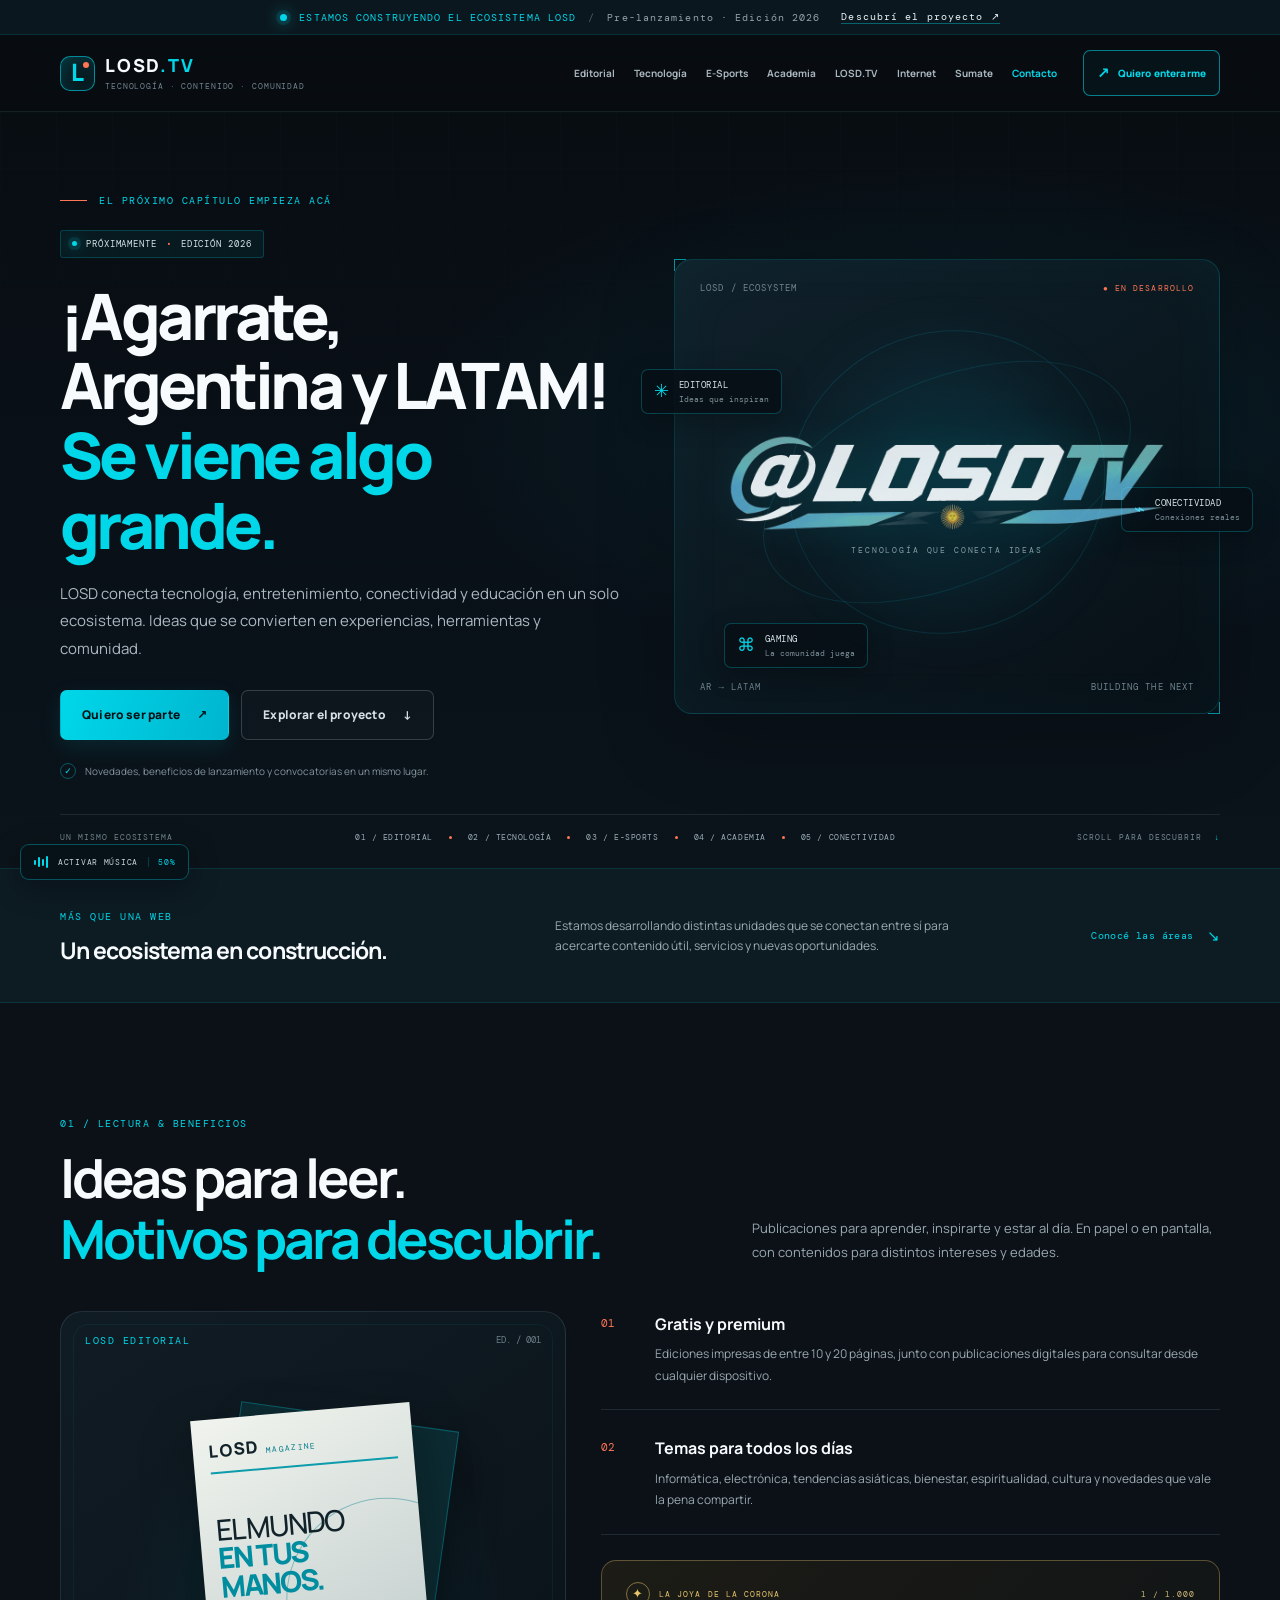
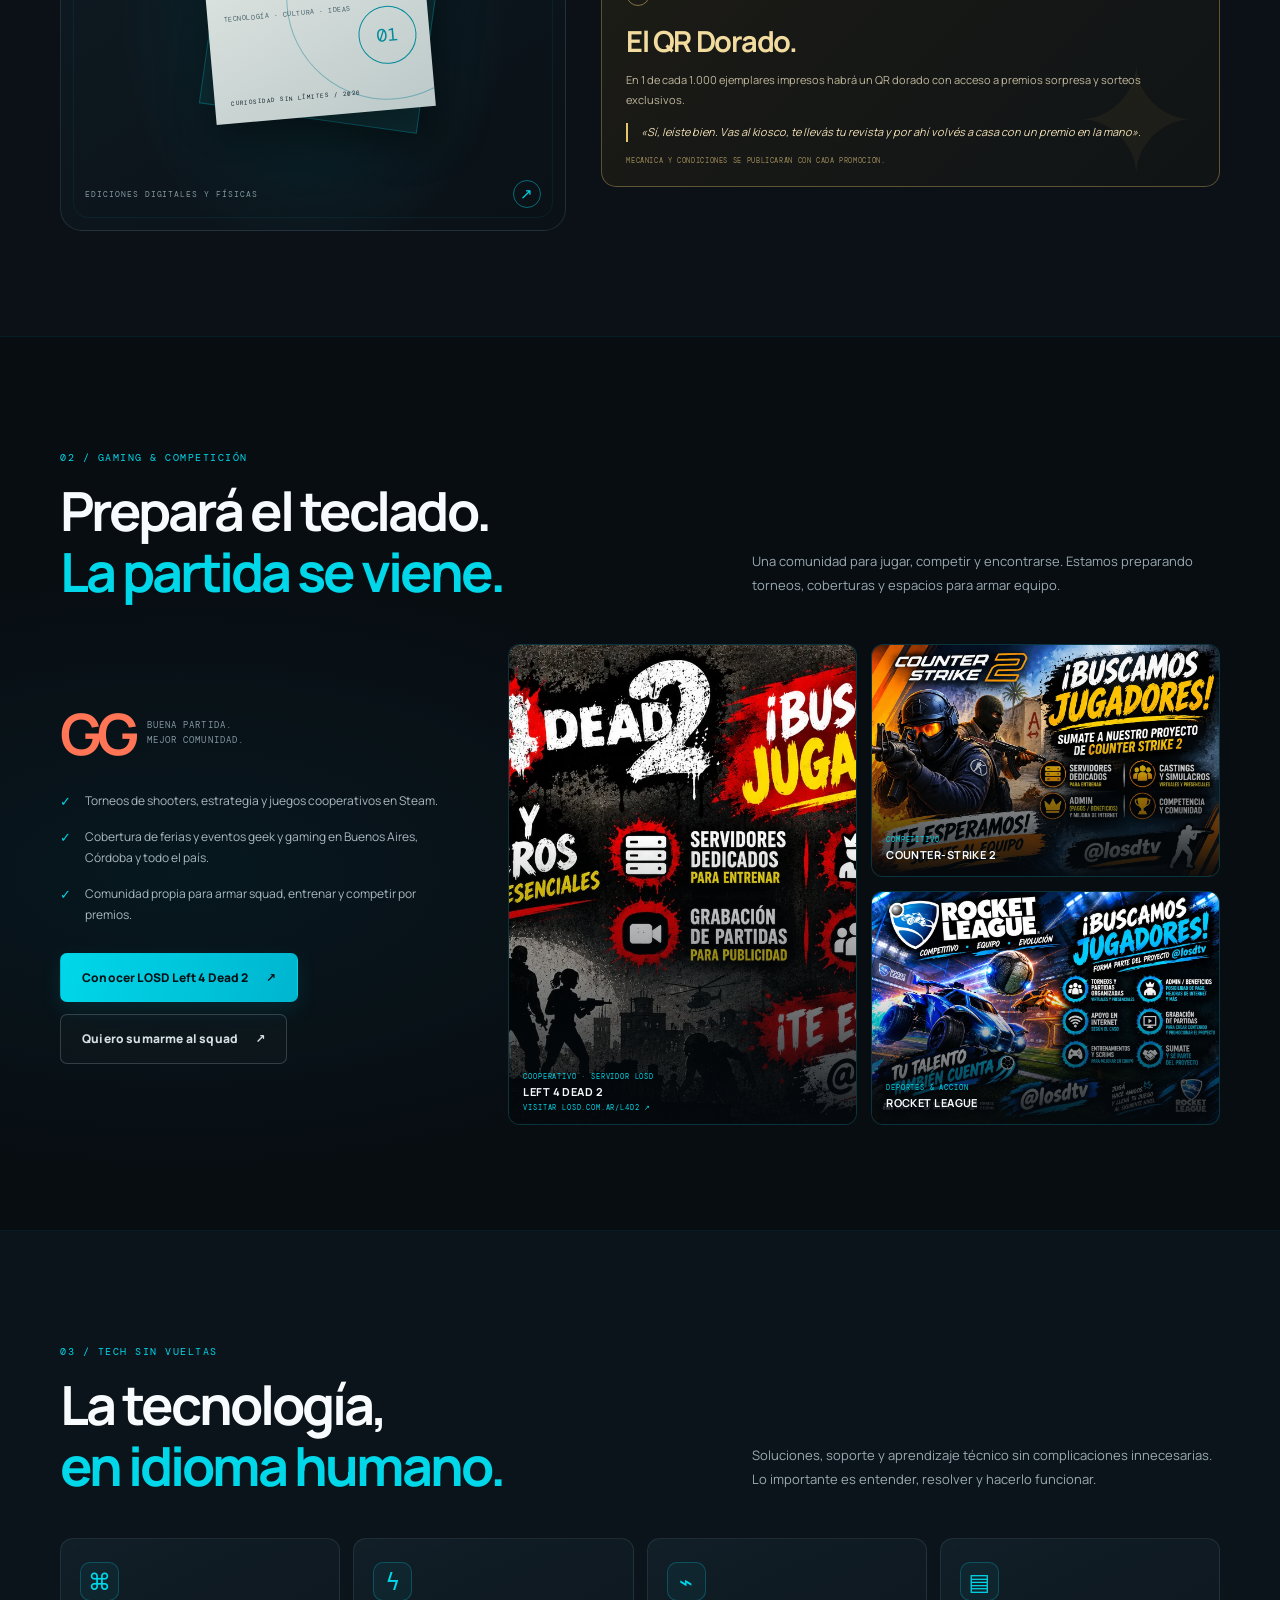
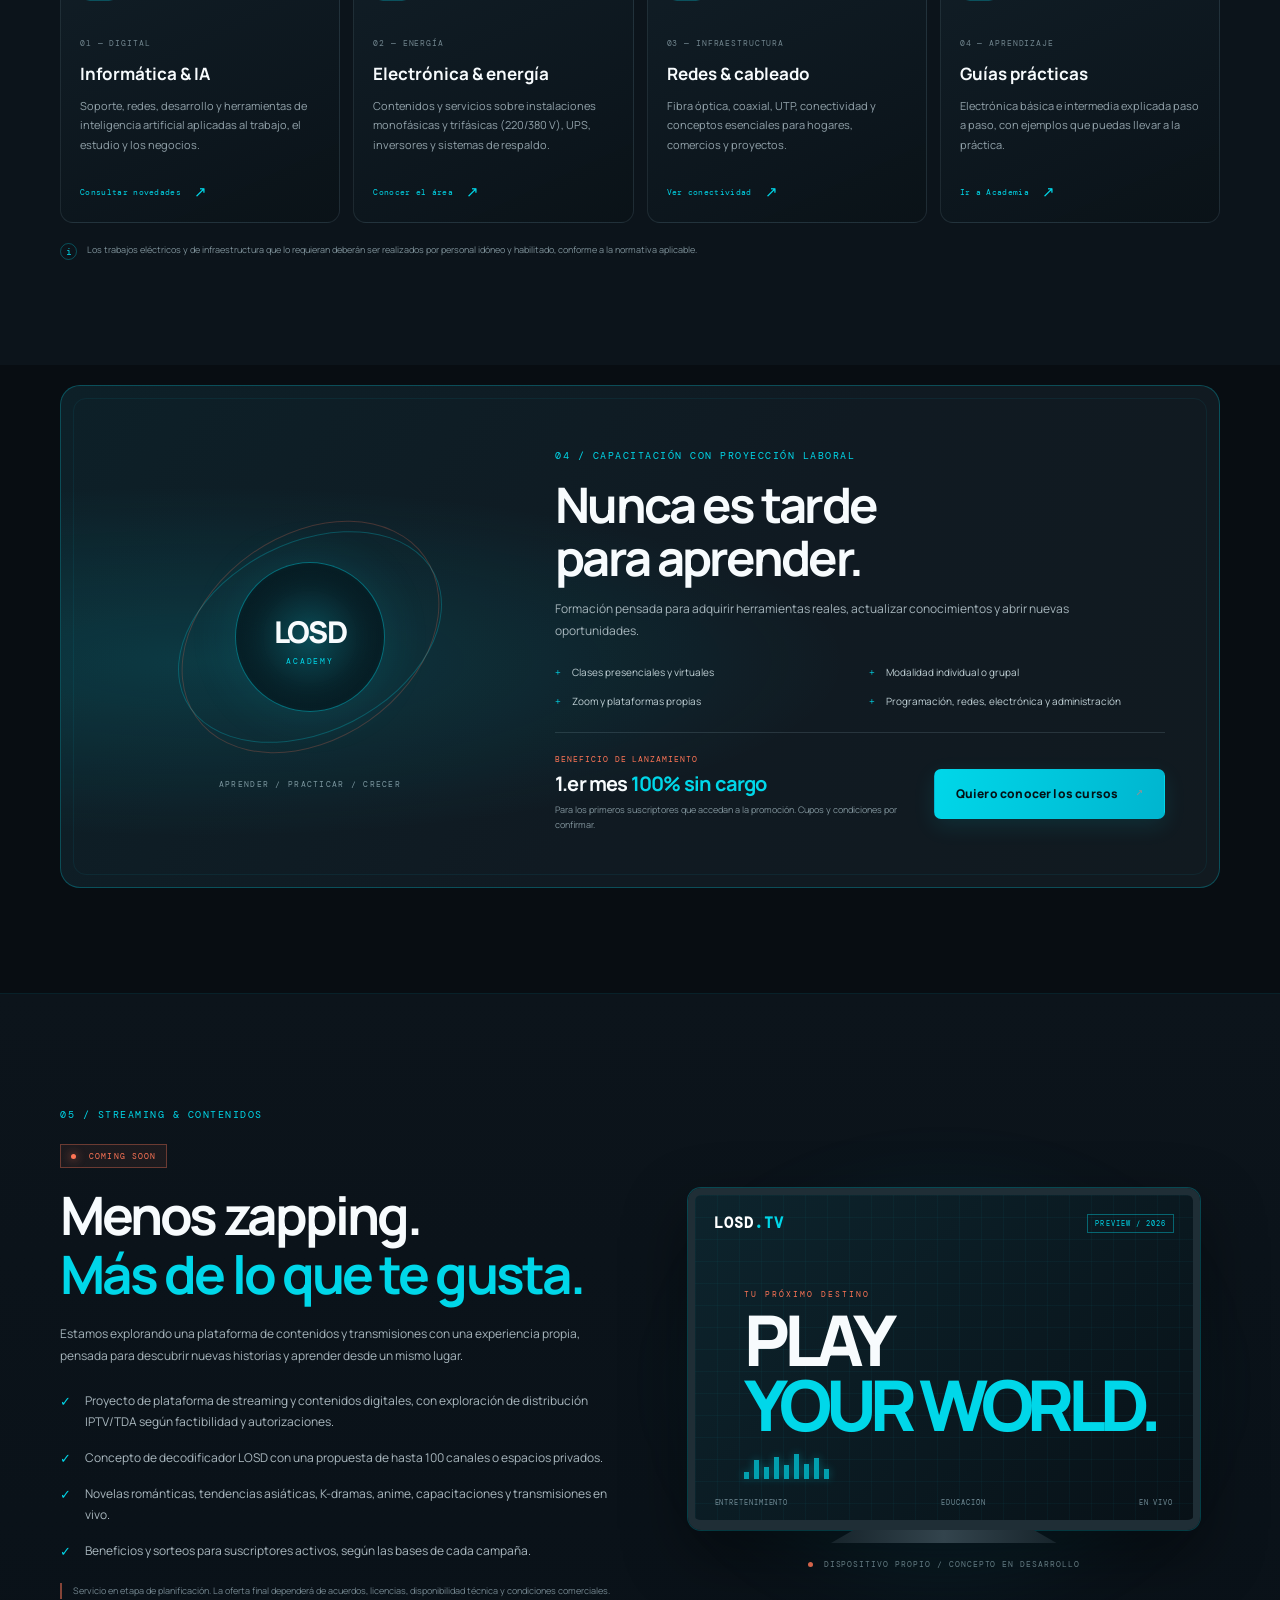
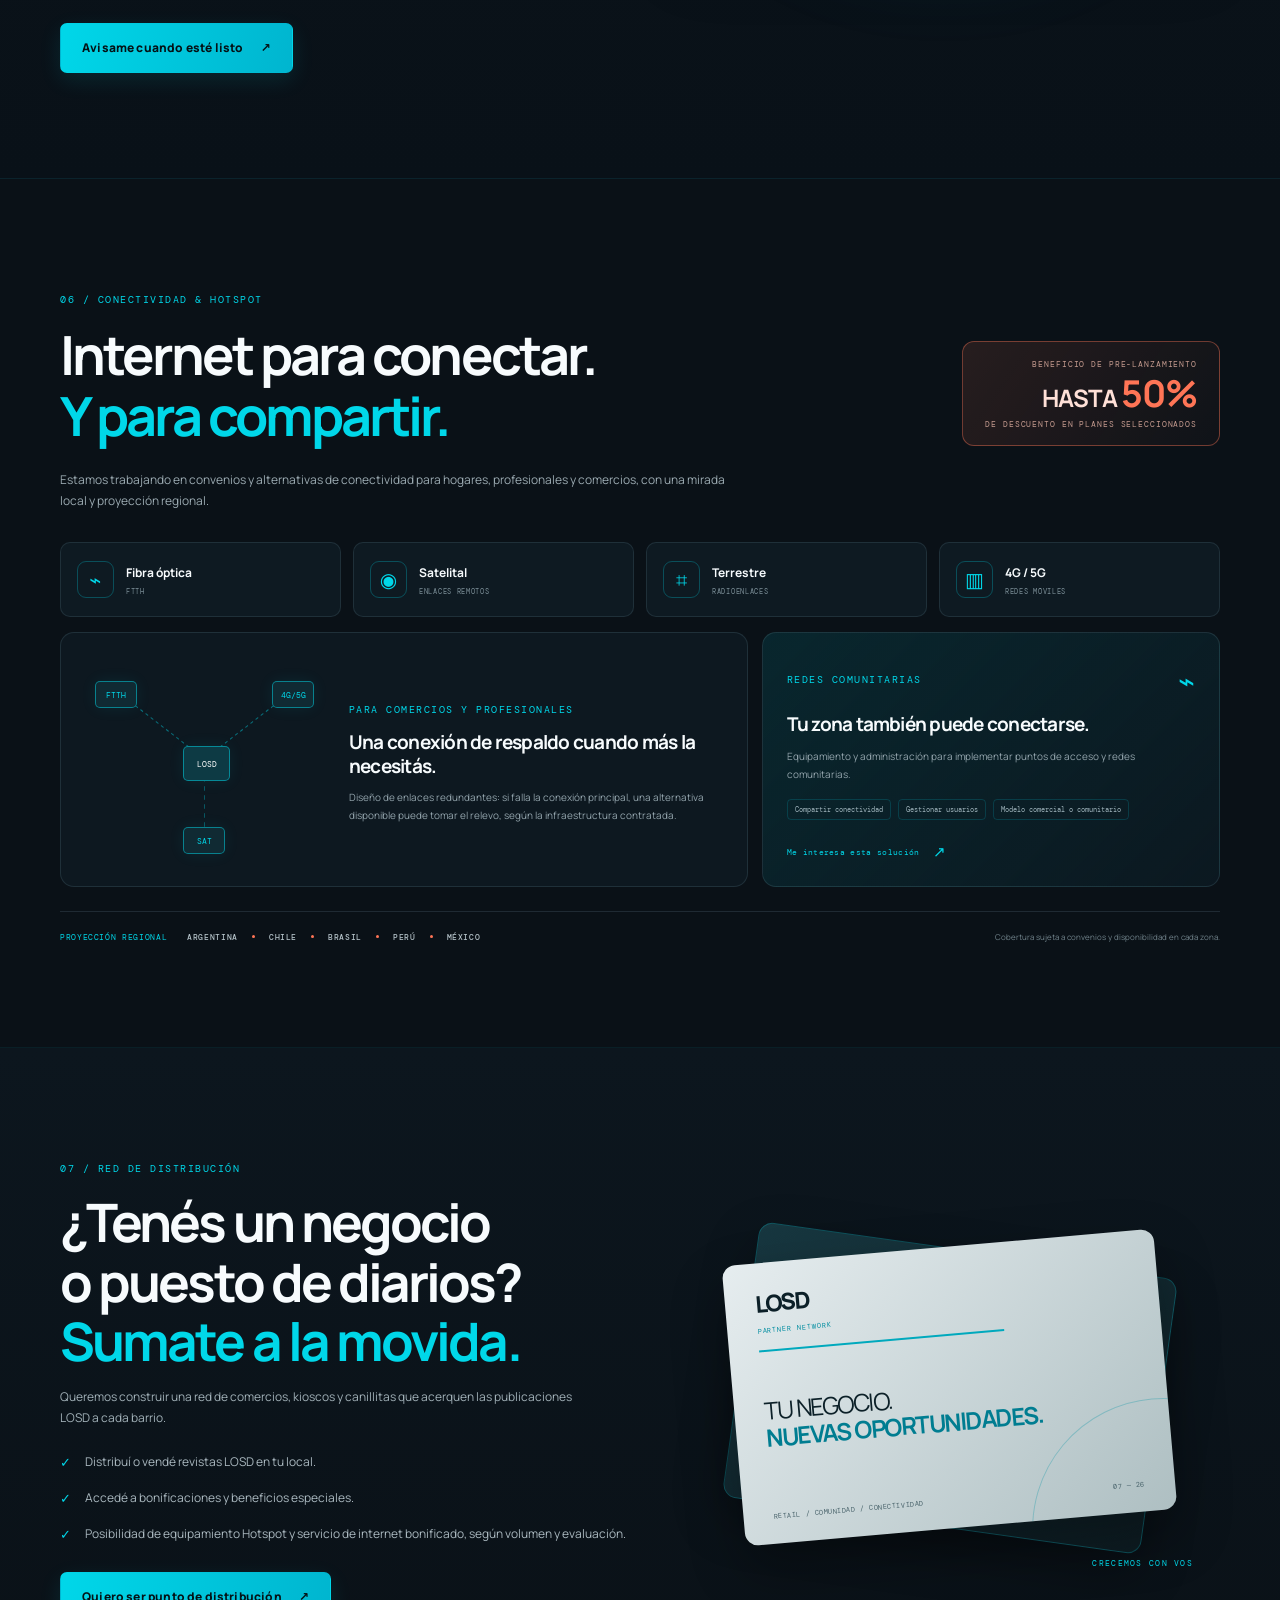
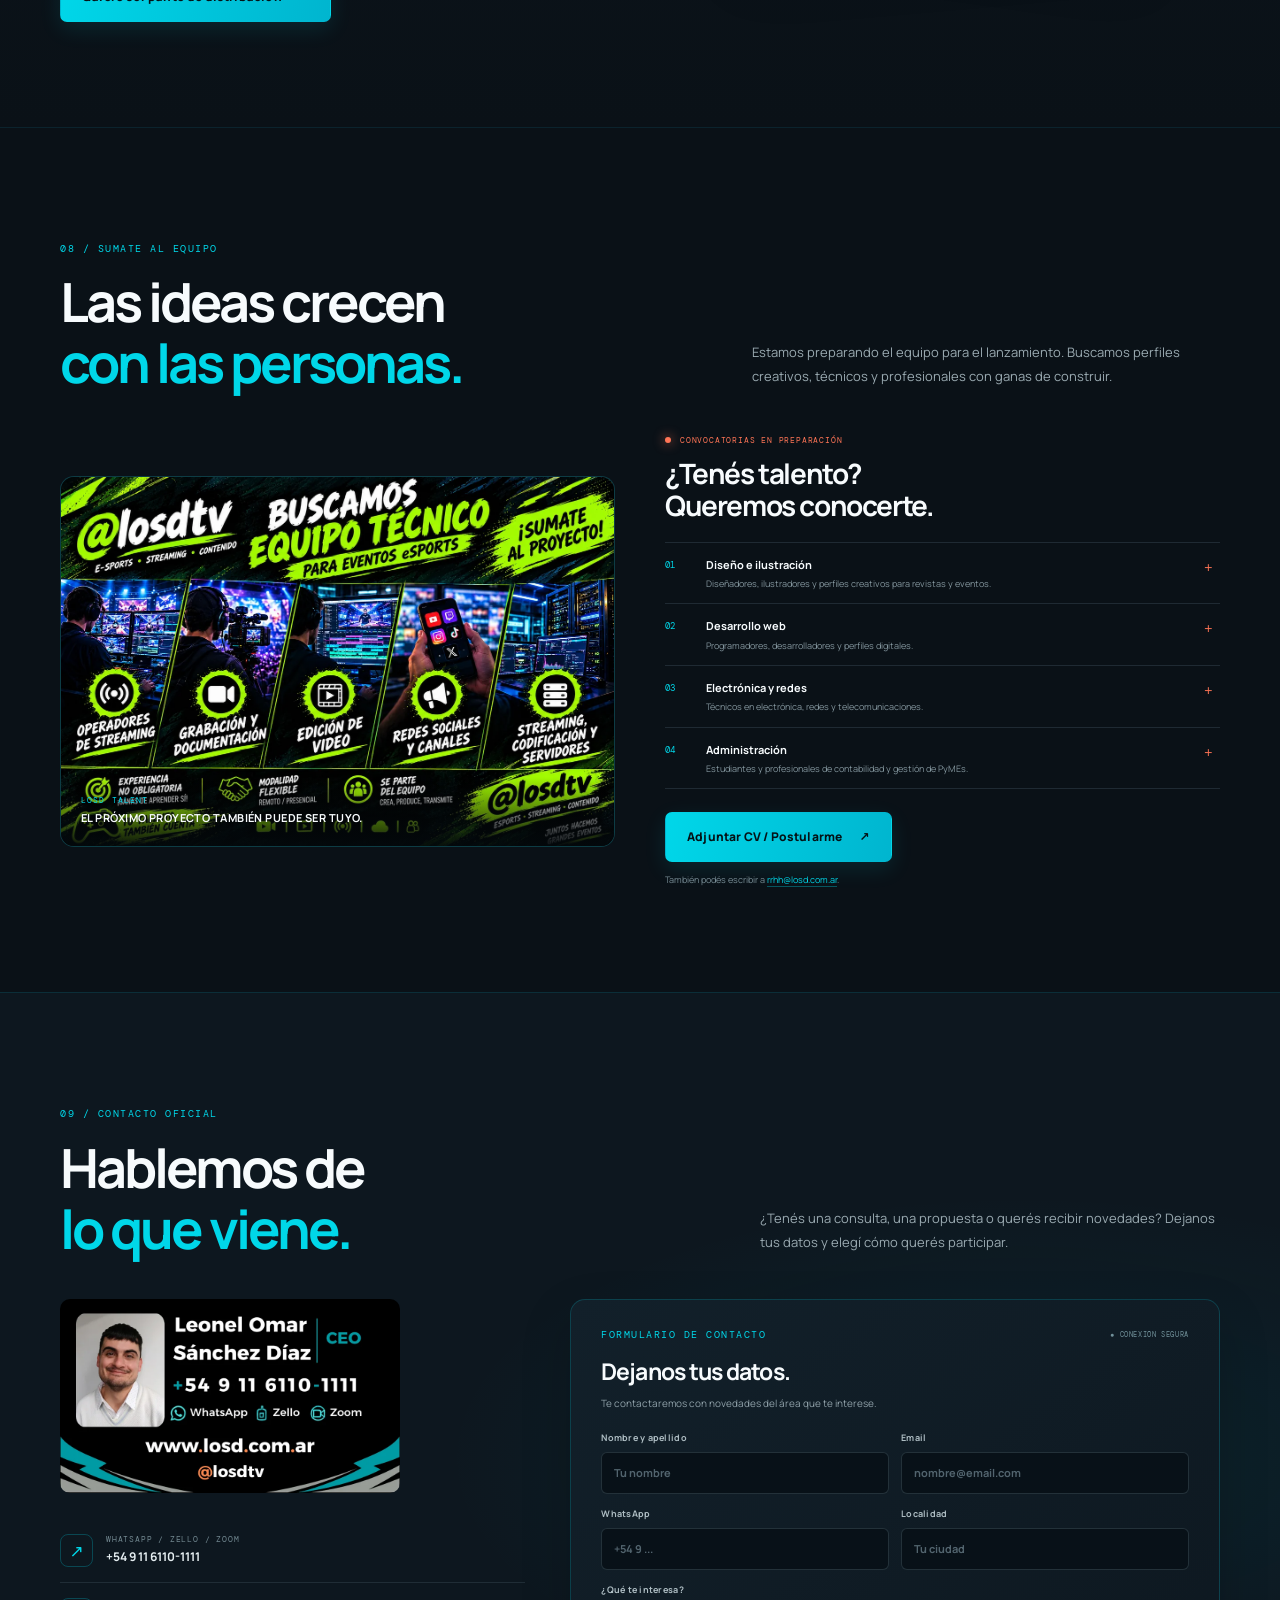
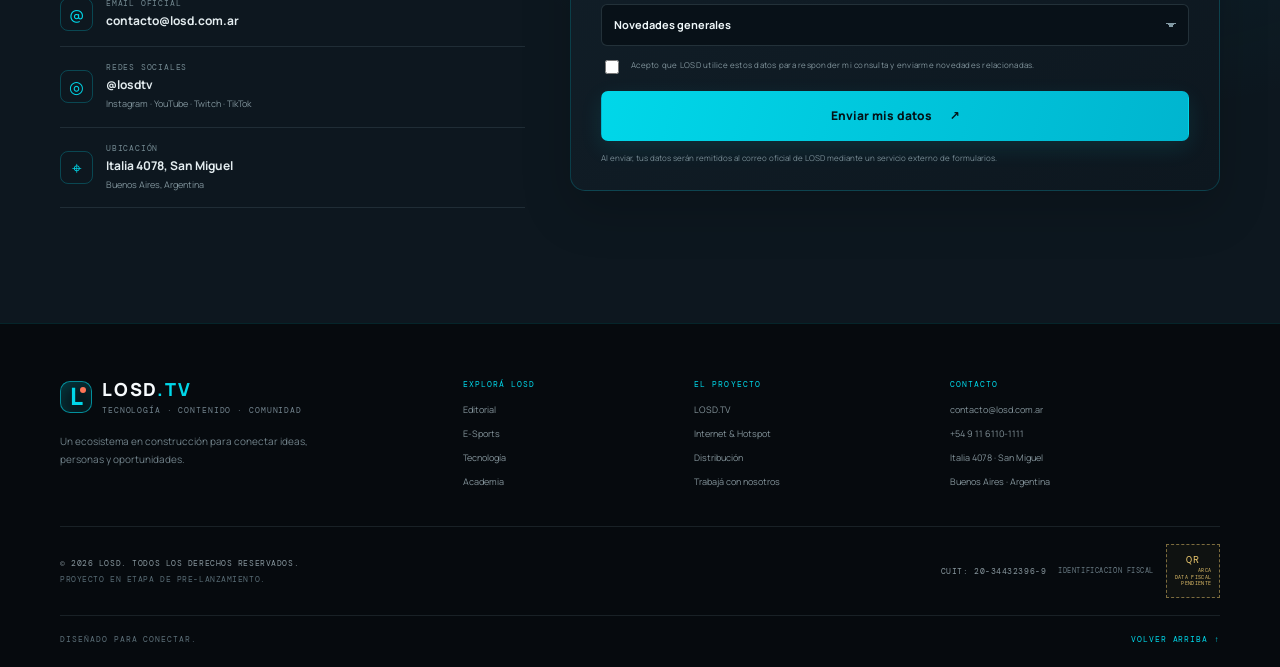
<file: index.html>
<!doctype html>
<html lang="es-AR">
<head>
  <meta charset="utf-8">
  <meta name="viewport" content="width=device-width, initial-scale=1">
  <meta name="theme-color" content="#080d12">
  <meta name="description" content="LOSD reúne editorial, tecnología, e-sports, academia, streaming y conectividad. Conocé el ecosistema que estamos preparando para Argentina y LATAM.">
  <meta name="robots" content="index,follow">
  <meta property="og:type" content="website">
  <meta property="og:locale" content="es_AR">
  <meta property="og:site_name" content="LOSD">
  <meta property="og:title" content="LOSD — Un ecosistema. Mil formas de conectar.">
  <meta property="og:description" content="Tecnología, entretenimiento, conectividad y educación. Muy pronto.">
  <meta property="og:image" content="https://losd.com.ar/assets/img/og-losd.jpg">
  <meta name="twitter:card" content="summary_large_image">
  <title>LOSD — Tecnología, entretenimiento y conectividad</title>
  <link rel="icon" type="image/svg+xml" href="assets/img/favicon.svg">
  <link rel="preconnect" href="https://formsubmit.co">
  <link rel="stylesheet" href="styles.css">
</head>
<body>
  <a class="skip-link" href="#contenido">Saltar al contenido</a>

  <div class="announcement-bar">
    <span class="pulse-dot" aria-hidden="true"></span>
    <span>ESTAMOS CONSTRUYENDO EL ECOSISTEMA LOSD</span>
    <span class="announcement-divider">/</span>
    <span class="announcement-muted">Pre-lanzamiento · Edición 2026</span>
    <a href="#ecosistema">Descubrí el proyecto <span aria-hidden="true">↗</span></a>
  </div>

  <header class="site-header" id="inicio">
    <div class="container header-inner">
      <a class="brand" href="#inicio" aria-label="LOSD, volver al inicio">
        <span class="brand-symbol" aria-hidden="true"><span>L</span><i></i></span>
        <span class="brand-word">LOSD<span>.TV</span><small>TECNOLOGÍA · CONTENIDO · COMUNIDAD</small></span>
      </a>
      <button class="nav-toggle" id="navToggle" aria-expanded="false" aria-controls="mainNav" aria-label="Abrir menú">
        <span></span><span></span><span></span>
      </button>
      <nav class="main-nav" id="mainNav" aria-label="Navegación principal">
        <a href="#editorial">Editorial</a>
        <a href="#tecnologia">Tecnología</a>
        <a href="#esports">E-Sports</a>
        <a href="#academia">Academia</a>
        <a href="#losdtv">LOSD.TV</a>
        <a href="#internet">Internet</a>
        <a href="#sumate">Sumate</a>
        <a href="#contacto">Contacto</a>
      </nav>
      <button class="button button-small button-outline header-cta" data-open-subscribe>
        <span class="button-icon" aria-hidden="true">↗</span> Quiero enterarme
      </button>
    </div>
  </header>

  <main id="contenido">
    <!-- HERO -->
    <section class="hero-section">
      <div class="hero-grid-lines" aria-hidden="true"></div>
      <div class="container hero-layout">
        <div class="hero-copy reveal">
          <div class="eyebrow"><span class="eyebrow-line"></span> EL PRÓXIMO CAPÍTULO EMPIEZA ACÁ</div>
          <div class="hero-status"><span class="status-dot"></span> PRÓXIMAMENTE <b>·</b> EDICIÓN 2026</div>
          <h1>¡Agarrate, Argentina y LATAM!<br><em>Se viene algo grande.</em></h1>
          <p class="hero-lead">LOSD conecta tecnología, entretenimiento, conectividad y educación en un solo ecosistema. Ideas que se convierten en experiencias, herramientas y comunidad.</p>
          <div class="hero-actions">
            <button class="button button-primary" data-open-subscribe>Quiero ser parte <span aria-hidden="true">↗</span></button>
            <a class="button button-ghost" href="#ecosistema">Explorar el proyecto <span aria-hidden="true">↓</span></a>
          </div>
          <div class="hero-footnote"><span class="tiny-check">✓</span> Novedades, beneficios de lanzamiento y convocatorias en un mismo lugar.</div>
        </div>

        <div class="hero-visual reveal reveal-delay" aria-label="Identidad visual LOSD">
          <div class="visual-orbit orbit-one"></div>
          <div class="visual-orbit orbit-two"></div>
          <div class="visual-glow"></div>
          <div class="visual-topline"><span>LOSD / ECOSYSTEM</span><span class="live-indicator">● EN DESARROLLO</span></div>
          <div class="logo-stage">
            <div class="logo-stage-halo"></div>
            <img class="logo-stage-logo" src="assets/img/losd-logo-light.webp" alt="Logo LOSD TV">
            <div class="logo-stage-caption">TECNOLOGÍA QUE CONECTA IDEAS</div>
          </div>
          <div class="visual-bottomline"><span>AR <b>→</b> LATAM</span><span>BUILDING THE NEXT</span></div>
          <div class="floating-chip chip-editorial"><span class="chip-icon">✳</span><span>EDITORIAL<small>Ideas que inspiran</small></span></div>
          <div class="floating-chip chip-connect"><span class="chip-icon">⌁</span><span>CONECTIVIDAD<small>Conexiones reales</small></span></div>
          <div class="floating-chip chip-gaming"><span class="chip-icon">⌘</span><span>GAMING<small>La comunidad juega</small></span></div>
        </div>
      </div>
      <div class="container hero-bottom">
        <div class="hero-bottom-label">UN MISMO ECOSISTEMA</div>
        <div class="hero-categories"><span>01 / EDITORIAL</span><i></i><span>02 / TECNOLOGÍA</span><i></i><span>03 / E-SPORTS</span><i></i><span>04 / ACADEMIA</span><i></i><span>05 / CONECTIVIDAD</span></div>
        <div class="hero-scroll">SCROLL PARA DESCUBRIR <span>↓</span></div>
      </div>
    </section>

    <!-- ECOSYSTEM OVERVIEW -->
    <section class="ecosystem-strip" id="ecosistema">
      <div class="container ecosystem-inner">
        <div><span class="section-kicker">MÁS QUE UNA WEB</span><h2>Un ecosistema en construcción.</h2></div>
        <p>Estamos desarrollando distintas unidades que se conectan entre sí para acercarte contenido útil, servicios y nuevas oportunidades.</p>
        <a class="text-link" href="#editorial">Conocé las áreas <span>↘</span></a>
      </div>
    </section>

    <!-- EDITORIAL -->
    <section class="section editorial-section" id="editorial">
      <div class="container">
        <div class="section-heading reveal">
          <div><span class="section-kicker">01 / LECTURA &amp; BENEFICIOS</span><h2>Ideas para leer.<br><em>Motivos para descubrir.</em></h2></div>
          <p>Publicaciones para aprender, inspirarte y estar al día. En papel o en pantalla, con contenidos para distintos intereses y edades.</p>
        </div>
        <div class="editorial-grid">
          <article class="editorial-main-card reveal">
            <div class="editorial-card-top"><span class="mini-label">LOSD EDITORIAL</span><span class="card-index">ED. / 001</span></div>
            <div class="magazine-art" aria-hidden="true">
              <div class="magazine-back"></div><div class="magazine-front">
                <div class="magazine-brand">LOSD<span> MAGAZINE</span></div>
                <div class="magazine-rule"></div>
                <div class="magazine-headline">EL MUNDO<br><strong>EN TUS MANOS.</strong></div>
                <div class="magazine-sub">TECNOLOGÍA · CULTURA · IDEAS</div>
                <div class="magazine-circle">01</div>
                <div class="magazine-footer">CURIOSIDAD SIN LÍMITES / 2026</div>
              </div>
            </div>
            <div class="editorial-card-bottom"><span>EDICIONES DIGITALES Y FÍSICAS</span><span class="arrow-round">↗</span></div>
          </article>
          <div class="editorial-info reveal reveal-delay">
            <div class="info-row"><span class="info-number">01</span><div><h3>Gratis y premium</h3><p>Ediciones impresas de entre 10 y 20 páginas, junto con publicaciones digitales para consultar desde cualquier dispositivo.</p></div></div>
            <div class="info-row"><span class="info-number">02</span><div><h3>Temas para todos los días</h3><p>Informática, electrónica, tendencias asiáticas, bienestar, espiritualidad, cultura y novedades que vale la pena compartir.</p></div></div>
            <div class="gold-feature">
              <div class="gold-feature-head"><span class="gold-badge">✦</span><span>LA JOYA DE LA CORONA</span><span class="gold-odds">1 / 1.000</span></div>
              <h3>El QR Dorado.</h3>
              <p>En 1 de cada 1.000 ejemplares impresos habrá un QR dorado con acceso a premios sorpresa y sorteos exclusivos.</p>
              <blockquote>«Sí, leíste bien. Vas al kiosco, te llevás tu revista y por ahí volvés a casa con un premio en la mano».</blockquote>
              <span class="gold-foot">MECÁNICA Y CONDICIONES SE PUBLICARÁN CON CADA PROMOCIÓN.</span>
            </div>
          </div>
        </div>
      </div>
    </section>

    <!-- ESPORTS -->
    <section class="section esports-section" id="esports">
      <div class="container">
        <div class="section-heading section-heading-light reveal">
          <div><span class="section-kicker">02 / GAMING &amp; COMPETICIÓN</span><h2>Prepará el teclado.<br><em>La partida se viene.</em></h2></div>
          <p>Una comunidad para jugar, competir y encontrarse. Estamos preparando torneos, coberturas y espacios para armar equipo.</p>
        </div>
        <div class="esports-layout">
          <div class="esports-copy reveal">
            <div class="esports-stat"><strong>GG</strong><span>BUENA PARTIDA.<br>MEJOR COMUNIDAD.</span></div>
            <ul class="check-list check-list-cyan">
              <li>Torneos de shooters, estrategia y juegos cooperativos en Steam.</li>
              <li>Cobertura de ferias y eventos geek y gaming en Buenos Aires, Córdoba y todo el país.</li>
              <li>Comunidad propia para armar squad, entrenar y competir por premios.</li>
            </ul>
            <div class="hero-actions esports-actions">
              <a class="button button-primary" href="https://www.losd.com.ar/L4D2">Conocer LOSD Left 4 Dead 2 <span aria-hidden="true">↗</span></a>
              <button class="button button-ghost" data-open-subscribe data-interest="E-Sports y comunidad">Quiero sumarme al squad <span aria-hidden="true">↗</span></button>
            </div>
          </div>
          <div class="game-gallery reveal reveal-delay">
            <a class="game-poster game-poster-large" href="https://www.losd.com.ar/L4D2" aria-label="Visitar la sección de Left 4 Dead 2 en LOSD" title="Conocé el proyecto LOSD para Left 4 Dead 2"><img src="assets/img/esports-l4d2.webp" alt="Póster de convocatoria para jugadores de Left 4 Dead 2" loading="lazy"><figcaption><span>COOPERATIVO · SERVIDOR LOSD</span><b>LEFT 4 DEAD 2</b><span class="game-poster-cta">VISITAR LOSD.COM.AR/L4D2 ↗</span></figcaption></a>
            <figure class="game-poster"><img src="assets/img/esports-cs2.webp" alt="Póster de convocatoria para jugadores de Counter-Strike 2" loading="lazy"><figcaption><span>COMPETITIVO</span><b>COUNTER-STRIKE 2</b></figcaption></figure>
            <figure class="game-poster"><img src="assets/img/esports-rocketleague.webp" alt="Póster de convocatoria para Rocket League" loading="lazy"><figcaption><span>DEPORTES &amp; ACCIÓN</span><b>ROCKET LEAGUE</b></figcaption></figure>
          </div>
        </div>
      </div>
    </section>

    <!-- TECH -->
    <section class="section tech-section" id="tecnologia">
      <div class="container">
        <div class="section-heading reveal">
          <div><span class="section-kicker">03 / TECH SIN VUELTAS</span><h2>La tecnología,<br><em>en idioma humano.</em></h2></div>
          <p>Soluciones, soporte y aprendizaje técnico sin complicaciones innecesarias. Lo importante es entender, resolver y hacerlo funcionar.</p>
        </div>
        <div class="tech-grid">
          <article class="tech-card reveal"><div class="tech-icon">⌘</div><span class="tech-card-index">01 — DIGITAL</span><h3>Informática &amp; IA</h3><p>Soporte, redes, desarrollo y herramientas de inteligencia artificial aplicadas al trabajo, el estudio y los negocios.</p><a href="#contacto" class="text-link">Consultar novedades <span>↗</span></a></article>
          <article class="tech-card reveal reveal-delay"><div class="tech-icon">ϟ</div><span class="tech-card-index">02 — ENERGÍA</span><h3>Electrónica &amp; energía</h3><p>Contenidos y servicios sobre instalaciones monofásicas y trifásicas (220/380 V), UPS, inversores y sistemas de respaldo.</p><a href="#contacto" class="text-link">Conocer el área <span>↗</span></a></article>
          <article class="tech-card reveal"><div class="tech-icon">⌁</div><span class="tech-card-index">03 — INFRAESTRUCTURA</span><h3>Redes &amp; cableado</h3><p>Fibra óptica, coaxial, UTP, conectividad y conceptos esenciales para hogares, comercios y proyectos.</p><a href="#internet" class="text-link">Ver conectividad <span>↗</span></a></article>
          <article class="tech-card reveal reveal-delay"><div class="tech-icon">▤</div><span class="tech-card-index">04 — APRENDIZAJE</span><h3>Guías prácticas</h3><p>Electrónica básica e intermedia explicada paso a paso, con ejemplos que puedas llevar a la práctica.</p><a href="#academia" class="text-link">Ir a Academia <span>↗</span></a></article>
        </div>
        <div class="tech-note"><span class="note-symbol">i</span><p>Los trabajos eléctricos y de infraestructura que lo requieran deberán ser realizados por personal idóneo y habilitado, conforme a la normativa aplicable.</p></div>
      </div>
    </section>

    <!-- ACADEMY -->
    <section class="section academy-section" id="academia">
      <div class="container">
        <div class="academy-panel reveal">
          <div class="academy-graphic" aria-hidden="true"><div class="academy-ring ring-a"></div><div class="academy-ring ring-b"></div><div class="academy-core">LOSD<span>ACADEMY</span></div><div class="academy-orbit-label">APRENDER / PRACTICAR / CRECER</div></div>
          <div class="academy-copy">
            <span class="section-kicker">04 / CAPACITACIÓN CON PROYECCIÓN LABORAL</span>
            <h2>Nunca es tarde<br>para aprender.</h2>
            <p>Formación pensada para adquirir herramientas reales, actualizar conocimientos y abrir nuevas oportunidades.</p>
            <div class="academy-points"><span>Clases presenciales y virtuales</span><span>Modalidad individual o grupal</span><span>Zoom y plataformas propias</span><span>Programación, redes, electrónica y administración</span></div>
            <div class="academy-offer"><div><small>BENEFICIO DE LANZAMIENTO</small><strong>1.er mes <em>100% sin cargo</em></strong><span>Para los primeros suscriptores que accedan a la promoción. Cupos y condiciones por confirmar.</span></div><button class="button button-primary" data-open-subscribe data-interest="Academia LOSD">Quiero conocer los cursos <span>↗</span></button></div>
          </div>
        </div>
      </div>
    </section>

    <!-- LOSD TV -->
    <section class="section tv-section" id="losdtv">
      <div class="container tv-layout">
        <div class="tv-copy reveal">
          <span class="section-kicker">05 / STREAMING &amp; CONTENIDOS</span>
          <div class="coming-badge"><span></span> COMING SOON</div>
          <h2>Menos zapping.<br><em>Más de lo que te gusta.</em></h2>
          <p>Estamos explorando una plataforma de contenidos y transmisiones con una experiencia propia, pensada para descubrir nuevas historias y aprender desde un mismo lugar.</p>
          <ul class="check-list">
            <li>Proyecto de plataforma de streaming y contenidos digitales, con exploración de distribución IPTV/TDA según factibilidad y autorizaciones.</li>
            <li>Concepto de decodificador LOSD con una propuesta de hasta 100 canales o espacios privados.</li>
            <li>Novelas románticas, tendencias asiáticas, K-dramas, anime, capacitaciones y transmisiones en vivo.</li>
            <li>Beneficios y sorteos para suscriptores activos, según las bases de cada campaña.</li>
          </ul>
          <p class="fine-print">Servicio en etapa de planificación. La oferta final dependerá de acuerdos, licencias, disponibilidad técnica y condiciones comerciales.</p>
          <button class="button button-primary" data-open-subscribe data-interest="LOSD.TV y streaming">Avisame cuando esté listo <span>↗</span></button>
        </div>
        <div class="tv-device-wrap reveal reveal-delay">
          <div class="tv-device-glow"></div>
          <div class="tv-screen">
            <div class="tv-screen-top"><span>LOSD<span class="cyan">.TV</span></span><span class="screen-pill">PREVIEW / 2026</span></div>
            <div class="tv-screen-content"><div class="screen-overline">TU PRÓXIMO DESTINO</div><div class="screen-title">PLAY<br><span>YOUR WORLD.</span></div><div class="screen-bars"><i></i><i></i><i></i><i></i><i></i><i></i><i></i><i></i><i></i></div></div>
            <div class="tv-screen-bottom"><span>ENTRETENIMIENTO</span><span>EDUCACIÓN</span><span>EN VIVO</span></div>
          </div>
          <div class="tv-device-base"></div>
          <div class="tv-device-label"><span class="device-dot"></span> DISPOSITIVO PROPIO / CONCEPTO EN DESARROLLO</div>
        </div>
      </div>
    </section>

    <!-- INTERNET -->
    <section class="section internet-section" id="internet">
      <div class="container">
        <div class="internet-head reveal">
          <div><span class="section-kicker">06 / CONECTIVIDAD &amp; HOTSPOT</span><h2>Internet para conectar.<br><em>Y para compartir.</em></h2></div>
          <div class="discount-card"><small>BENEFICIO DE PRE-LANZAMIENTO</small><strong>HASTA <b>50%</b></strong><span>DE DESCUENTO EN PLANES SELECCIONADOS</span></div>
        </div>
        <p class="internet-intro reveal">Estamos trabajando en convenios y alternativas de conectividad para hogares, profesionales y comercios, con una mirada local y proyección regional.</p>
        <div class="connection-types reveal">
          <div class="connection-type"><span class="connection-icon">⌁</span><b>Fibra óptica</b><small>FTTH</small></div>
          <div class="connection-type"><span class="connection-icon">◉</span><b>Satelital</b><small>ENLACES REMOTOS</small></div>
          <div class="connection-type"><span class="connection-icon">⌗</span><b>Terrestre</b><small>RADIOENLACES</small></div>
          <div class="connection-type"><span class="connection-icon">▥</span><b>4G / 5G</b><small>REDES MÓVILES</small></div>
        </div>
        <div class="internet-lower">
          <article class="redundancy-card reveal"><div class="network-visual" aria-hidden="true"><div class="network-node node-center">LOSD</div><div class="network-node node-a">FTTH</div><div class="network-node node-b">4G/5G</div><div class="network-node node-c">SAT</div><svg viewBox="0 0 420 210" preserveAspectRatio="none"><path d="M210 105 L76 40 M210 105 L344 40 M210 105 L210 190"/><circle cx="210" cy="105" r="4"/><circle cx="76" cy="40" r="3"/><circle cx="344" cy="40" r="3"/><circle cx="210" cy="190" r="3"/></svg></div><div><span class="mini-label">PARA COMERCIOS Y PROFESIONALES</span><h3>Una conexión de respaldo cuando más la necesitás.</h3><p>Diseño de enlaces redundantes: si falla la conexión principal, una alternativa disponible puede tomar el relevo, según la infraestructura contratada.</p></div></article>
          <article class="hotspot-card reveal reveal-delay"><div class="hotspot-top"><span class="mini-label">REDES COMUNITARIAS</span><span class="hotspot-icon">⌁</span></div><h3>Tu zona también puede conectarse.</h3><p>Equipamiento y administración para implementar puntos de acceso y redes comunitarias.</p><div class="hotspot-benefits"><span>Compartir conectividad</span><span>Gestionar usuarios</span><span>Modelo comercial o comunitario</span></div><button class="text-link text-link-bright" data-open-subscribe data-interest="Internet y Hotspot">Me interesa esta solución <span>↗</span></button></article>
        </div>
        <div class="coverage-line"><span>PROYECCIÓN REGIONAL</span><b>ARGENTINA</b><i></i><b>CHILE</b><i></i><b>BRASIL</b><i></i><b>PERÚ</b><i></i><b>MÉXICO</b><span class="coverage-caption">Cobertura sujeta a convenios y disponibilidad en cada zona.</span></div>
      </div>
    </section>

    <!-- DISTRIBUTION -->
    <section class="section partners-section" id="distribucion">
      <div class="container partners-layout">
        <div class="partners-copy reveal">
          <span class="section-kicker">07 / RED DE DISTRIBUCIÓN</span>
          <h2>¿Tenés un negocio<br>o puesto de diarios?<br><em>Sumate a la movida.</em></h2>
          <p>Queremos construir una red de comercios, kioscos y canillitas que acerquen las publicaciones LOSD a cada barrio.</p>
          <ul class="check-list">
            <li>Distribuí o vendé revistas LOSD en tu local.</li>
            <li>Accedé a bonificaciones y beneficios especiales.</li>
            <li>Posibilidad de equipamiento Hotspot y servicio de internet bonificado, según volumen y evaluación.</li>
          </ul>
          <button class="button button-primary" data-open-subscribe data-interest="Comercios y distribución">Quiero ser punto de distribución <span>↗</span></button>
        </div>
        <div class="partner-visual reveal reveal-delay">
          <div class="partner-card-back"></div>
          <div class="partner-card-front"><div class="partner-card-stamp">LOSD<br><small>PARTNER NETWORK</small></div><div class="partner-card-line"></div><div class="partner-card-title">TU NEGOCIO.<br><strong>NUEVAS OPORTUNIDADES.</strong></div><div class="partner-card-bottom"><span>RETAIL / COMUNIDAD / CONECTIVIDAD</span><span>07 — 26</span></div></div>
          <div class="partner-orbit-label">CRECEMOS CON VOS</div>
        </div>
      </div>
    </section>

    <!-- HR -->
    <section class="section join-section" id="sumate">
      <div class="container">
        <div class="section-heading reveal">
          <div><span class="section-kicker">08 / SUMATE AL EQUIPO</span><h2>Las ideas crecen<br><em>con las personas.</em></h2></div>
          <p>Estamos preparando el equipo para el lanzamiento. Buscamos perfiles creativos, técnicos y profesionales con ganas de construir.</p>
        </div>
        <div class="join-layout">
          <div class="join-visual reveal"><img src="assets/img/equipo-tecnico.webp" alt="Póster LOSD de convocatoria para equipo técnico de esports y eventos" loading="lazy"><div class="join-image-caption"><span>LOSD TALENT</span><b>EL PRÓXIMO PROYECTO TAMBIÉN PUEDE SER TUYO.</b></div></div>
          <div class="join-content reveal reveal-delay">
            <span class="open-search"><i></i> CONVOCATORIAS EN PREPARACIÓN</span>
            <h3>¿Tenés talento?<br>Queremos conocerte.</h3>
            <div class="job-list">
              <div><span class="job-code">01</span><span><b>Diseño e ilustración</b><small>Diseñadores, ilustradores y perfiles creativos para revistas y eventos.</small></span><span class="job-plus">+</span></div>
              <div><span class="job-code">02</span><span><b>Desarrollo web</b><small>Programadores, desarrolladores y perfiles digitales.</small></span><span class="job-plus">+</span></div>
              <div><span class="job-code">03</span><span><b>Electrónica y redes</b><small>Técnicos en electrónica, redes y telecomunicaciones.</small></span><span class="job-plus">+</span></div>
              <div><span class="job-code">04</span><span><b>Administración</b><small>Estudiantes y profesionales de contabilidad y gestión de PyMEs.</small></span><span class="job-plus">+</span></div>
            </div>
            <button class="button button-primary" id="openApplication">Adjuntar CV / Postularme <span>↗</span></button>
            <p class="form-note">También podés escribir a <a href="mailto:rrhh@losd.com.ar">rrhh@losd.com.ar</a>.</p>
          </div>
        </div>
      </div>
    </section>

    <!-- CONTACT -->
    <section class="section contact-section" id="contacto">
      <div class="container">
        <div class="contact-top reveal"><div><span class="section-kicker">09 / CONTACTO OFICIAL</span><h2>Hablemos de<br><em>lo que viene.</em></h2></div><p>¿Tenés una consulta, una propuesta o querés recibir novedades? Dejanos tus datos y elegí cómo querés participar.</p></div>
        <div class="contact-layout">
          <div class="contact-details reveal">
            <div class="contact-brand"><img src="assets/img/tarjeta-contacto.webp" alt="Tarjeta de presentación oficial de LOSD" loading="lazy"></div>
            <div class="contact-method"><span class="contact-method-icon">↗</span><div><small>WHATSAPP / ZELLO / ZOOM</small><a href="https://wa.me/5491161101111" target="_blank" rel="noopener">+54 9 11 6110-1111</a></div></div>
            <div class="contact-method"><span class="contact-method-icon">@</span><div><small>EMAIL OFICIAL</small><a href="mailto:contacto@losd.com.ar">contacto@losd.com.ar</a></div></div>
            <div class="contact-method"><span class="contact-method-icon">◎</span><div><small>REDES SOCIALES</small><b>@losdtv</b><span class="social-list">Instagram · YouTube · Twitch · TikTok</span></div></div>
            <div class="contact-method"><span class="contact-method-icon">⌖</span><div><small>UBICACIÓN</small><b>Italia 4078, San Miguel</b><span class="social-list">Buenos Aires, Argentina</span></div></div>
          </div>
          <div class="contact-form-card reveal reveal-delay">
            <div class="form-card-head"><span class="mini-label">FORMULARIO DE CONTACTO</span><span class="form-secure">● CONEXIÓN SEGURA</span></div>
            <h3>Dejanos tus datos.</h3>
            <p>Te contactaremos con novedades del área que te interese.</p>
            <form class="lead-form" action="https://formsubmit.co/contacto@losd.com.ar" method="POST">
              <input type="hidden" name="_subject" value="Nuevo contacto desde losd.com.ar">
              <input type="hidden" name="_template" value="table">
              <input type="hidden" name="_next" value="https://losd.com.ar/gracias.html">
              <div class="form-row"><label>Nombre y apellido<input type="text" name="name" placeholder="Tu nombre" autocomplete="name" required></label><label>Email<input type="email" name="email" placeholder="nombre@email.com" autocomplete="email" required></label></div>
              <div class="form-row"><label>WhatsApp<input type="tel" name="whatsapp" placeholder="+54 9 ..." autocomplete="tel"></label><label>Localidad<input type="text" name="localidad" placeholder="Tu ciudad" autocomplete="address-level2"></label></div>
              <label>¿Qué te interesa?<select name="interes"><option value="Novedades generales">Novedades generales</option><option>Editorial y QR Dorado</option><option>E-Sports y gaming</option><option>Tecnología y electrónica</option><option>Academia y cursos</option><option>LOSD.TV y streaming</option><option>Internet y Hotspot</option><option>Comercios y distribución</option><option>Trabajar en LOSD</option></select></label>
              <label class="consent-row"><input type="checkbox" name="consentimiento" value="Acepto recibir novedades de LOSD" required><span>Acepto que LOSD utilice estos datos para responder mi consulta y enviarme novedades relacionadas.</span></label>
              <button class="button button-primary button-wide" type="submit">Enviar mis datos <span>↗</span></button>
              <p class="form-note">Al enviar, tus datos serán remitidos al correo oficial de LOSD mediante un servicio externo de formularios.</p>
            </form>
          </div>
        </div>
      </div>
    </section>
  </main>

  <footer class="site-footer">
    <div class="container">
      <div class="footer-main">
        <div class="footer-brand"><a class="brand brand-footer" href="#inicio"><span class="brand-symbol" aria-hidden="true"><span>L</span><i></i></span><span class="brand-word">LOSD<span>.TV</span><small>TECNOLOGÍA · CONTENIDO · COMUNIDAD</small></span></a><p>Un ecosistema en construcción para conectar ideas, personas y oportunidades.</p></div>
        <div class="footer-links"><span>EXPLORÁ LOSD</span><a href="#editorial">Editorial</a><a href="#esports">E-Sports</a><a href="#tecnologia">Tecnología</a><a href="#academia">Academia</a></div>
        <div class="footer-links"><span>EL PROYECTO</span><a href="#losdtv">LOSD.TV</a><a href="#internet">Internet &amp; Hotspot</a><a href="#distribucion">Distribución</a><a href="#sumate">Trabajá con nosotros</a></div>
        <div class="footer-links footer-contact"><span>CONTACTO</span><a href="mailto:contacto@losd.com.ar">contacto@losd.com.ar</a><a href="https://wa.me/5491161101111" target="_blank" rel="noopener">+54 9 11 6110-1111</a><span>Italia 4078 · San Miguel</span><span>Buenos Aires · Argentina</span></div>
      </div>
      <div class="footer-legal">
        <div><span>© <span id="currentYear">2026</span> LOSD. TODOS LOS DERECHOS RESERVADOS.</span><span class="footer-legal-muted">PROYECTO EN ETAPA DE PRE-LANZAMIENTO.</span></div>
        <div class="fiscal-data"><span>CUIT: 20-34432396-9</span><span>IDENTIFICACIÓN FISCAL</span><div class="fiscal-qr" aria-label="Espacio reservado para el QR oficial de Data Fiscal de ARCA"><span>QR</span><small>ARCA<br>DATA FISCAL<br>PENDIENTE</small></div></div>
      </div>
      <div class="footer-bottom"><span>DISEÑADO PARA CONECTAR.</span><a href="#inicio">VOLVER ARRIBA ↑</a></div>
    </div>
  </footer>

  <!-- Subscription modal -->
  <div class="modal" id="subscribeModal" aria-hidden="true" role="dialog" aria-modal="true" aria-labelledby="subscribeTitle">
    <div class="modal-backdrop" data-close-modal></div>
    <div class="modal-panel">
      <button class="modal-close" type="button" aria-label="Cerrar ventana" data-close-modal>×</button>
      <div class="modal-mark">LOSD<span>.TV</span></div>
      <span class="section-kicker">NOVEDADES &amp; BENEFICIOS</span>
      <h2 id="subscribeTitle">Enterate antes<br>que nadie.</h2>
      <p>Sumate a la lista de novedades y recibí información sobre lanzamientos, promociones y convocatorias.</p>
      <form class="modal-form" action="https://formsubmit.co/contacto@losd.com.ar" method="POST">
        <input type="hidden" name="_subject" value="Nueva suscripción / novedades LOSD">
        <input type="hidden" name="_template" value="table">
        <input type="hidden" name="_next" value="https://losd.com.ar/gracias.html">
        <label>Nombre<input type="text" name="name" placeholder="Tu nombre" autocomplete="name" required></label>
        <label>Email<input type="email" name="email" placeholder="nombre@email.com" autocomplete="email" required></label>
        <div class="form-row"><label>WhatsApp<input type="tel" name="whatsapp" placeholder="+54 9 ..." autocomplete="tel"></label><label>Localidad<input type="text" name="localidad" placeholder="Tu ciudad" autocomplete="address-level2"></label></div>
        <label>Área de interés<select name="interes" id="modalInterest"><option value="Novedades generales">Quiero recibir todas las novedades</option><option>Editorial y QR Dorado</option><option>E-Sports y gaming</option><option>Tecnología y electrónica</option><option>Academia y cursos</option><option>LOSD.TV y streaming</option><option>Internet y Hotspot</option><option>Comercios y distribución</option><option>Trabajar en LOSD</option></select></label>
        <label class="consent-row"><input type="checkbox" name="consentimiento" value="Acepto recibir novedades de LOSD" required><span>Acepto recibir novedades de LOSD y que mis datos se utilicen para contactarme sobre el proyecto.</span></label>
        <button class="button button-primary button-wide" type="submit">Quiero recibir novedades <span>↗</span></button>
        <small class="modal-privacy">Sin spam. Solo novedades y comunicaciones relevantes del proyecto.</small>
      </form>
    </div>
  </div>

  <!-- Job application modal -->
  <div class="modal" id="applicationModal" aria-hidden="true" role="dialog" aria-modal="true" aria-labelledby="applicationTitle">
    <div class="modal-backdrop" data-close-modal></div>
    <div class="modal-panel modal-panel-wide">
      <button class="modal-close" type="button" aria-label="Cerrar ventana" data-close-modal>×</button>
      <div class="modal-mark">LOSD<span>.TALENT</span></div>
      <span class="section-kicker">CONVOCATORIA / POSTULACIÓN</span>
      <h2 id="applicationTitle">Tu próximo proyecto<br>puede ser LOSD.</h2>
      <p>Completá tus datos y adjuntá tu CV. También podés enviar tu presentación a <a href="mailto:rrhh@losd.com.ar">rrhh@losd.com.ar</a>.</p>
      <form class="modal-form" action="https://formsubmit.co/rrhh@losd.com.ar" method="POST" enctype="multipart/form-data" id="cvForm">
        <input type="hidden" name="_subject" value="Nueva postulación - LOSD">
        <input type="hidden" name="_template" value="table">
        <input type="hidden" name="_next" value="https://losd.com.ar/gracias.html">
        <label>Nombre y apellido<input type="text" name="name" placeholder="Tu nombre" autocomplete="name" required></label>
        <div class="form-row"><label>Email<input type="email" name="email" placeholder="nombre@email.com" autocomplete="email" required></label><label>WhatsApp<input type="tel" name="whatsapp" placeholder="+54 9 ..." autocomplete="tel"></label></div>
        <label>Área de interés<select name="area" required><option value="">Seleccioná un área</option><option>Diseño e ilustración</option><option>Desarrollo web y programación</option><option>Electrónica, redes y telecomunicaciones</option><option>Contabilidad y administración</option><option>Gaming, eventos y producción</option><option>Otra / Propuesta espontánea</option></select></label>
        <label>Contanos brevemente sobre vos<textarea name="presentacion" rows="3" placeholder="Experiencia, portfolio, disponibilidad..."></textarea></label>
        <label class="file-field">Adjuntar CV <span class="file-help">PDF, DOC o DOCX · máximo 10 MB</span><input type="file" name="attachment" id="cvFile" accept=".pdf,.doc,.docx,application/pdf,application/msword,application/vnd.openxmlformats-officedocument.wordprocessingml.document" required></label>
        <label class="consent-row"><input type="checkbox" name="consentimiento" value="Acepto el uso de mis datos para esta postulación" required><span>Acepto que LOSD utilice mis datos para evaluar esta postulación y contactarme.</span></label>
        <button class="button button-primary button-wide" type="submit">Enviar postulación <span>↗</span></button>
        <small class="modal-privacy">El archivo se enviará a rrhh@losd.com.ar mediante un servicio externo de formularios.</small>
      </form>
    </div>
  </div>

  <!-- Music: user activates playback explicitly; default volume is 50%. -->
  <audio id="siteMusic" src="assets/audio/voyage-voyage-remix.mp3" loop preload="none"></audio>
  <button class="audio-control" id="audioControl" type="button" aria-pressed="false" aria-label="Activar música">
    <span class="audio-bars" aria-hidden="true"><i></i><i></i><i></i><i></i></span><span class="audio-control-text">ACTIVAR MÚSICA</span><span class="audio-volume">50%</span>
  </button>
  <div class="toast" id="toast" role="status" aria-live="polite"></div>
  <script src="script.js" defer></script>
</body>
</html>
</file>
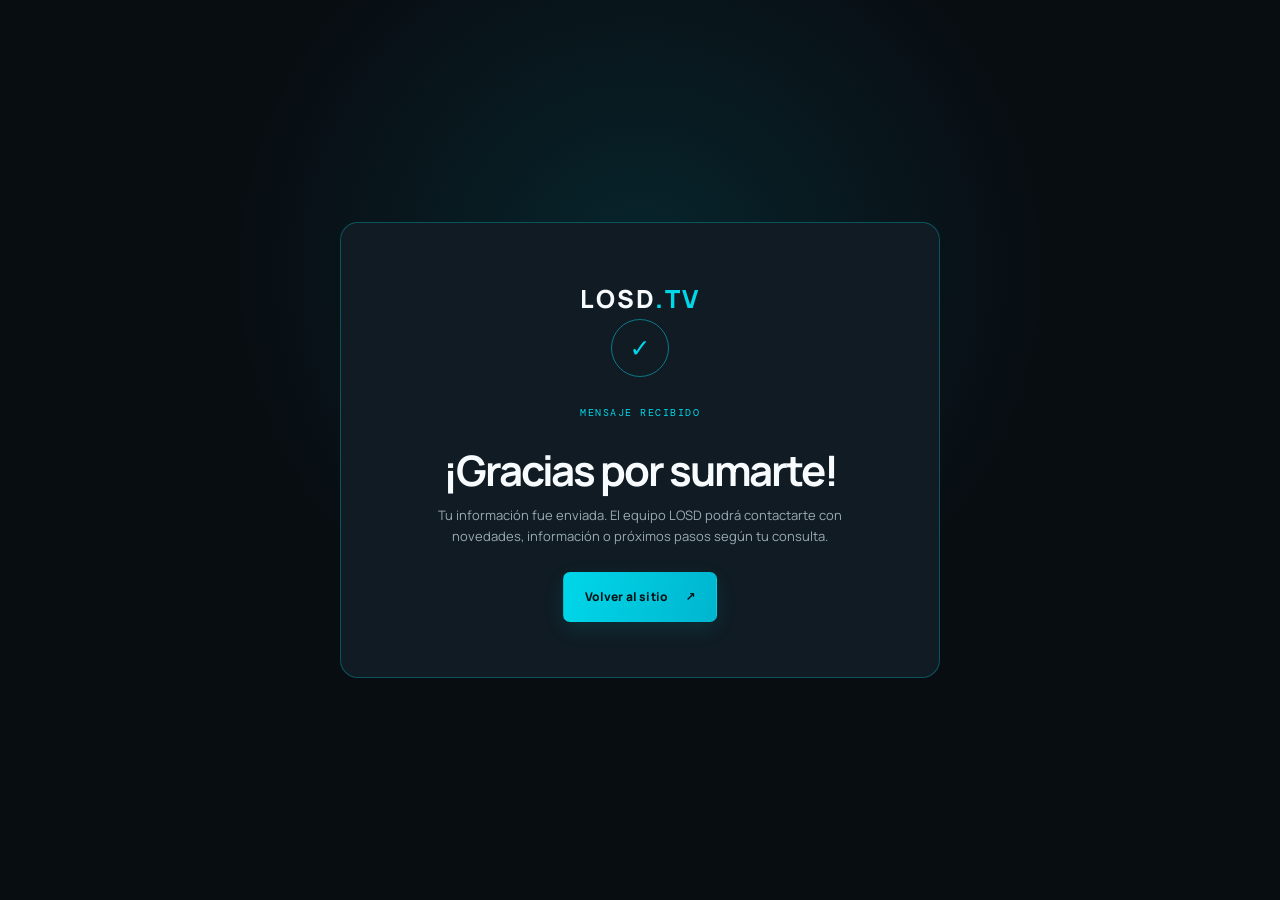
<file: gracias.html>
<!doctype html>
<html lang="es-AR">
<head>
  <meta charset="utf-8"><meta name="viewport" content="width=device-width, initial-scale=1"><meta name="theme-color" content="#080d12">
  <title>Gracias por contactarte | LOSD</title><link rel="icon" type="image/svg+xml" href="assets/img/favicon.svg"><link rel="stylesheet" href="styles.css">
  <style>.thanks-page{min-height:100vh;display:grid;place-items:center;padding:30px;background:radial-gradient(ellipse at 50% 30%,rgba(0,215,233,.12),transparent 45%),#080d12}.thanks-card{width:min(600px,100%);padding:55px 40px;border:1px solid rgba(0,215,233,.3);border-radius:18px;text-align:center;background:#101b23}.thanks-mark{font-size:25px;font-weight:800;letter-spacing:.08em}.thanks-mark span{color:var(--cyan)}.thanks-card h1{font-size:42px;line-height:1.05;letter-spacing:-.05em;margin:25px 0 12px}.thanks-card p{color:#9aabb3;font-size:13px;margin:0 auto 25px;max-width:440px}.thanks-symbol{width:58px;height:58px;margin:0 auto 20px;border:1px solid rgba(0,215,233,.5);border-radius:50%;display:grid;place-items:center;color:var(--cyan);font-size:25px}@media(max-width:500px){.thanks-card{padding:35px 20px}.thanks-card h1{font-size:34px}}</style>
</head>
<body><main class="thanks-page"><div class="thanks-card"><div class="thanks-mark">LOSD<span>.TV</span></div><div class="thanks-symbol">✓</div><span class="section-kicker">MENSAJE RECIBIDO</span><h1>¡Gracias por sumarte!</h1><p>Tu información fue enviada. El equipo LOSD podrá contactarte con novedades, información o próximos pasos según tu consulta.</p><a class="button button-primary" href="index.html">Volver al sitio <span>↗</span></a></div></main></body>
</html>
</file>
<file: styles.css>
@import url('https://fonts.googleapis.com/css2?family=DM+Mono:wght@400;500&family=Manrope:wght@400;500;600;700;800&display=swap');

:root{--bg:#080d12;--bg-2:#0c131a;--panel:#101a22;--panel-2:#121f28;--line:rgba(147,190,205,.15);--line-strong:rgba(0,220,240,.34);--cyan:#00d7e9;--cyan-2:#00a9c1;--orange:#ff7556;--gold:#e8c56c;--white:#f7fbfd;--text:#c2ced4;--muted:#82919a;--dark:#05080b;--radius:22px;--font:'Manrope',Inter,system-ui,-apple-system,BlinkMacSystemFont,'Segoe UI',sans-serif;--mono:'DM Mono',ui-monospace,SFMono-Regular,Consolas,monospace;--container:1160px;}
*{box-sizing:border-box}html{scroll-behavior:smooth;scroll-padding-top:94px}body{margin:0;background:var(--bg);color:var(--white);font-family:var(--font);line-height:1.65;overflow-x:hidden}body.modal-open{overflow:hidden}a{color:inherit;text-decoration:none}button,input,select,textarea{font:inherit}button{cursor:pointer}img{display:block;max-width:100%}::selection{background:rgba(0,215,233,.35);color:#fff}.container{width:min(var(--container),calc(100% - 48px));margin-inline:auto}.skip-link{position:absolute;left:-9999px;top:0;z-index:1000;background:var(--cyan);color:#001014;padding:10px 16px}.skip-link:focus{left:12px;top:12px}
.announcement-bar{min-height:35px;padding:7px 24px;display:flex;align-items:center;justify-content:center;gap:12px;background:#0b171e;border-bottom:1px solid rgba(0,215,233,.13);font:10px var(--mono);letter-spacing:.11em;color:var(--cyan)}.announcement-muted{color:#94a3ac}.announcement-divider{color:#4b5d66}.announcement-bar a{color:#e9f7fa;border-bottom:1px solid rgba(0,215,233,.4);margin-left:9px}.pulse-dot,.status-dot,.open-search i{width:7px;height:7px;border-radius:50%;background:var(--cyan);box-shadow:0 0 0 4px rgba(0,215,233,.12),0 0 15px var(--cyan);display:inline-block;flex:0 0 auto}
.site-header{position:sticky;top:0;z-index:50;background:rgba(8,13,18,.88);backdrop-filter:blur(18px);border-bottom:1px solid rgba(158,194,205,.1)}.header-inner{height:76px;display:flex;align-items:center;justify-content:space-between;gap:26px}.brand{display:flex;align-items:center;gap:10px;flex:0 0 auto}.brand-symbol{width:35px;height:35px;border:1px solid rgba(0,215,233,.6);border-radius:10px;display:grid;place-items:center;position:relative;background:linear-gradient(145deg,rgba(0,215,233,.16),rgba(0,215,233,.02));box-shadow:inset 0 0 14px rgba(0,215,233,.1)}.brand-symbol span{font-weight:800;font-size:24px;line-height:1;color:var(--cyan);transform:translateY(-1px)}.brand-symbol i{position:absolute;width:6px;height:6px;border-radius:50%;background:var(--orange);top:5px;right:5px}.brand-word{display:block;font-size:18px;font-weight:800;letter-spacing:.1em;line-height:1.12}.brand-word>span{color:var(--cyan)}.brand-word small{display:block;color:#73848e;font:8px var(--mono);letter-spacing:.11em;margin-top:5px}.main-nav{display:flex;align-items:center;gap:clamp(10px,1.5vw,21px);margin-left:auto}.main-nav a{font-size:10px;font-weight:700;color:#aab7be;transition:color .2s;white-space:nowrap}.main-nav a:hover,.main-nav a.active{color:var(--cyan)}.button{display:inline-flex;justify-content:center;align-items:center;gap:17px;padding:14px 21px;border-radius:7px;border:1px solid transparent;font-size:12px;font-weight:800;letter-spacing:.015em;transition:transform .2s,box-shadow .2s,background .2s,border-color .2s;color:#041014}.button:hover{transform:translateY(-2px);box-shadow:0 9px 28px rgba(0,215,233,.15)}.button-primary{background:linear-gradient(105deg,#00d7e9,#00b5cf);color:#041216;box-shadow:0 7px 22px rgba(0,215,233,.11)}.button-primary:hover{background:linear-gradient(105deg,#53edfa,#00c2d9)}.button-outline{border-color:rgba(0,215,233,.55);background:rgba(0,215,233,.04);color:var(--cyan)}.button-ghost{border-color:rgba(210,228,235,.2);background:rgba(255,255,255,.02);color:#d6e0e4}.button-small{font-size:10px;padding:10px 13px;gap:8px}.button-icon{font-size:15px}.nav-toggle{display:none;background:none;border:0;padding:8px}.nav-toggle span{width:22px;height:2px;background:var(--cyan);display:block;margin:5px}
.hero-section{position:relative;overflow:hidden;padding:82px 0 26px;background:radial-gradient(ellipse at 75% 40%,rgba(0,159,185,.12),transparent 40%),linear-gradient(180deg,#080d12 0%,#091119 72%,#0b141a 100%)}.hero-grid-lines{position:absolute;inset:0;opacity:.18;pointer-events:none;background-image:linear-gradient(rgba(0,215,233,.09) 1px,transparent 1px),linear-gradient(90deg,rgba(0,215,233,.09) 1px,transparent 1px);background-size:56px 56px;mask-image:linear-gradient(to bottom,black,transparent 86%)}.hero-layout{display:grid;grid-template-columns:1.02fr .98fr;gap:46px;align-items:center;position:relative;z-index:1;min-height:480px}.eyebrow,.section-kicker,.mini-label{font:10px var(--mono);letter-spacing:.15em;color:var(--cyan)}.eyebrow{display:flex;gap:12px;align-items:center;margin-bottom:20px}.eyebrow-line{display:inline-block;width:27px;height:1px;background:var(--orange)}.hero-status{display:inline-flex;align-items:center;gap:9px;padding:7px 11px;background:rgba(0,215,233,.06);border:1px solid rgba(0,215,233,.21);border-radius:3px;color:#d4e4e9;font:9px var(--mono);letter-spacing:.1em}.hero-status b{color:var(--orange)}.hero-status .status-dot{width:5px;height:5px}.hero-copy h1{font-size:clamp(38px,5vw,64px);line-height:1.09;letter-spacing:-.055em;margin:23px 0 20px;font-weight:800}.hero-copy h1 em,.section-heading h2 em,.tv-copy h2 em,.contact-top h2 em,.partners-copy h2 em{font-style:normal;color:var(--cyan)}.hero-lead{max-width:560px;color:#aab8c0;font-size:15px;line-height:1.85;margin:0 0 27px}.hero-actions{display:flex;flex-wrap:wrap;gap:12px}.hero-footnote{margin-top:23px;color:#84949c;font-size:10px;display:flex;align-items:center;gap:9px}.tiny-check{display:grid;place-items:center;width:16px;height:16px;border:1px solid rgba(0,215,233,.35);border-radius:50%;font-size:9px;color:var(--cyan)}
.hero-visual{position:relative;height:455px;border:1px solid rgba(0,215,233,.18);border-radius:18px;background:linear-gradient(145deg,rgba(17,34,44,.93),rgba(7,15,21,.87));overflow:visible;box-shadow:0 25px 80px rgba(0,0,0,.2),inset 0 0 65px rgba(0,215,233,.035)}.hero-visual:before,.hero-visual:after{content:"";position:absolute;width:11px;height:11px;border-color:var(--cyan);border-style:solid;opacity:.65}.hero-visual:before{top:-1px;left:-1px;border-width:1px 0 0 1px}.hero-visual:after{right:-1px;bottom:-1px;border-width:0 1px 1px 0}.visual-topline,.visual-bottomline{position:absolute;left:25px;right:25px;display:flex;justify-content:space-between;align-items:center;color:#71858e;font:9px var(--mono);letter-spacing:.12em}.visual-topline{top:22px}.visual-bottomline{bottom:20px}.live-indicator{font-size:8px;color:var(--orange)}.visual-orbit{position:absolute;border:1px solid rgba(0,215,233,.12);border-radius:50%;left:50%;top:49%;transform:translate(-50%,-50%) rotate(-23deg)}.orbit-one{width:390px;height:205px}.orbit-two{width:300px;height:320px;transform:translate(-50%,-50%) rotate(65deg)}.visual-glow{position:absolute;left:50%;top:49%;width:250px;height:250px;transform:translate(-50%,-50%);border-radius:50%;background:rgba(0,189,219,.09);filter:blur(35px)}.logo-stage{position:absolute;inset:70px 40px 55px;display:flex;align-items:center;justify-content:center;flex-direction:column}.logo-stage-type{font-size:clamp(52px,6vw,83px);font-weight:800;letter-spacing:-.08em;line-height:1;text-shadow:0 0 36px rgba(0,215,233,.16)}.logo-stage-type span{color:var(--cyan);font-size:.48em;letter-spacing:-.02em}.logo-stage-sun{font-size:25px;color:var(--gold);margin-top:3px;text-shadow:0 0 15px rgba(232,197,108,.65)}.logo-stage-caption{font:8px var(--mono);letter-spacing:.23em;color:#849ba3;margin-top:12px}.floating-chip{position:absolute;display:flex;align-items:center;gap:9px;background:rgba(8,16,22,.91);border:1px solid rgba(0,215,233,.26);border-radius:7px;padding:9px 12px;box-shadow:0 8px 24px rgba(0,0,0,.25);font:9px var(--mono);letter-spacing:.06em;color:#d7e4e8}.floating-chip small{display:block;color:#7e9199;font:8px var(--mono);margin-top:3px;letter-spacing:0}.chip-icon{color:var(--cyan);font-size:18px}.chip-editorial{top:24%;left:-34px}.chip-connect{right:-34px;top:50%}.chip-gaming{left:9%;bottom:10%}.hero-bottom{position:relative;z-index:1;border-top:1px solid rgba(155,191,203,.12);margin-top:35px;padding-top:17px;display:flex;align-items:center;justify-content:space-between;gap:20px}.hero-bottom-label,.hero-scroll{font:8px var(--mono);letter-spacing:.12em;color:#758991;white-space:nowrap}.hero-categories{display:flex;align-items:center;gap:16px;flex-wrap:wrap;justify-content:center;color:#9caeb6;font:8px var(--mono);letter-spacing:.07em}.hero-categories i{width:3px;height:3px;border-radius:50%;background:var(--orange)}.hero-scroll span{color:var(--cyan);margin-left:6px}
.ecosystem-strip{background:#0d1b23;border-block:1px solid rgba(0,215,233,.13);padding:32px 0}.ecosystem-inner{display:grid;grid-template-columns:1.1fr 1.2fr auto;align-items:center;gap:36px}.ecosystem-inner h2{font-size:23px;letter-spacing:-.04em;margin:5px 0 0}.ecosystem-inner p{color:#9dabb2;font-size:12px;margin:0;max-width:410px}.text-link{display:inline-flex;align-items:center;gap:13px;color:var(--cyan);font:10px var(--mono);letter-spacing:.04em;border:0;background:none;padding:0;cursor:pointer}.text-link span{font-size:15px;transition:transform .2s}.text-link:hover span{transform:translate(3px,-2px)}
.section{padding:105px 0;position:relative}.section-heading{display:grid;grid-template-columns:1fr .74fr;gap:60px;align-items:end;margin-bottom:42px}.section-heading h2,.contact-top h2{font-size:clamp(35px,4.4vw,54px);line-height:1.13;letter-spacing:-.055em;margin:12px 0 0}.section-heading>p,.contact-top>p{max-width:470px;margin:0 0 5px;color:#9aaab1;font-size:13px;line-height:1.85}.editorial-section{background:#0b1117}.editorial-grid{display:grid;grid-template-columns:.9fr 1.1fr;gap:35px}.editorial-main-card{min-height:520px;border:1px solid var(--line);border-radius:var(--radius);background:radial-gradient(ellipse at 50% 60%,rgba(0,215,233,.13),transparent 54%),linear-gradient(145deg,#101c24,#0a1117);padding:22px 24px;display:flex;flex-direction:column;justify-content:space-between;overflow:hidden;position:relative}.editorial-main-card:after{content:"";position:absolute;inset:12px;border:1px solid rgba(0,215,233,.07);border-radius:15px;pointer-events:none}.editorial-card-top,.editorial-card-bottom{display:flex;align-items:center;justify-content:space-between;position:relative;z-index:1}.card-index{font:9px var(--mono);color:#6d8089}.magazine-art{height:365px;position:relative;display:grid;place-items:center;perspective:900px}.magazine-back{position:absolute;width:220px;height:305px;background:#0c2b32;border:1px solid rgba(0,215,233,.3);transform:translate(16px,4px) rotate(8deg);box-shadow:12px 15px 38px rgba(0,0,0,.3)}.magazine-front{position:relative;width:220px;height:305px;padding:18px 16px;background:linear-gradient(155deg,#f1f4ee,#bcc9c9);color:#12222a;transform:rotate(-5deg);box-shadow:0 22px 52px rgba(0,0,0,.34);overflow:hidden}.magazine-front:before{content:"";position:absolute;width:200px;height:200px;border:1px solid rgba(0,120,141,.4);border-radius:50%;right:-62px;bottom:10px}.magazine-brand{font-size:17px;font-weight:800;letter-spacing:.08em}.magazine-brand span{font:8px var(--mono);color:#007a8b}.magazine-rule{height:2px;background:#0d9cab;margin-top:7px}.magazine-headline{font-size:29px;line-height:.98;font-weight:500;letter-spacing:-.07em;margin-top:42px;position:relative;z-index:1}.magazine-headline strong{color:#008da0;font-weight:800}.magazine-sub{font:7px var(--mono);letter-spacing:.08em;margin-top:14px;color:#49636b}.magazine-circle{position:absolute;right:13px;bottom:46px;width:58px;height:58px;display:grid;place-items:center;border:1px solid #008b9b;color:#008b9b;border-radius:50%;font:18px var(--mono)}.magazine-footer{position:absolute;left:16px;bottom:16px;font:6px var(--mono);letter-spacing:.08em}.editorial-card-bottom{color:#82969e;font:8px var(--mono);letter-spacing:.12em}.arrow-round{width:28px;height:28px;display:grid;place-items:center;border:1px solid rgba(0,215,233,.45);border-radius:50%;color:var(--cyan);font-size:15px}.editorial-info{display:flex;flex-direction:column;gap:25px}.info-row{display:grid;grid-template-columns:37px 1fr;gap:17px;padding:0 0 23px;border-bottom:1px solid var(--line)}.info-number{font:11px var(--mono);color:var(--orange);padding-top:5px}.info-row h3{font-size:16px;margin:0 0 6px}.info-row p{font-size:12px;line-height:1.8;color:#9aa9b0;margin:0;max-width:580px}.gold-feature{border:1px solid rgba(232,197,108,.34);border-radius:15px;background:linear-gradient(135deg,rgba(116,83,20,.17),rgba(33,30,19,.23));padding:21px 24px;position:relative;overflow:hidden}.gold-feature:before{content:"✦";position:absolute;font-size:150px;right:20px;bottom:-55px;color:rgba(232,197,108,.055)}.gold-feature-head{display:flex;align-items:center;gap:9px;font:8px var(--mono);letter-spacing:.13em;color:var(--gold)}.gold-badge{width:24px;height:24px;display:grid;place-items:center;border-radius:50%;border:1px solid rgba(232,197,108,.5);font-size:13px}.gold-odds{margin-left:auto;color:#d4bc7a}.gold-feature h3{font-size:29px;letter-spacing:-.05em;margin:12px 0 4px;color:#f2db9e}.gold-feature p{font-size:11px;color:#c1b89d;line-height:1.8;max-width:540px;margin:0}.gold-feature blockquote{margin:14px 0 0;padding-left:13px;border-left:2px solid var(--gold);font-size:11px;color:#f1dfb5;font-style:italic}.gold-foot{display:block;margin-top:14px;color:#9b8858;font:7px var(--mono);letter-spacing:.09em}
.esports-section{background:radial-gradient(ellipse at 14% 60%,rgba(0,151,183,.08),transparent 40%),#080d12;border-block:1px solid rgba(0,215,233,.08)}.section-heading-light h2{color:var(--white)}.esports-layout{display:grid;grid-template-columns:.72fr 1.28fr;gap:48px;align-items:center}.esports-copy{padding:20px 0}.esports-stat{display:flex;gap:13px;align-items:center;margin-bottom:28px}.esports-stat strong{font-size:57px;line-height:1;color:var(--orange);letter-spacing:-.09em}.esports-stat span{font:9px/1.65 var(--mono);letter-spacing:.12em;color:#83969f}.check-list{list-style:none;margin:22px 0;padding:0;display:grid;gap:15px}.check-list li{position:relative;padding-left:25px;color:#aab8bf;font-size:12px;line-height:1.75}.check-list li:before{content:"✓";position:absolute;left:0;top:0;color:var(--cyan);font-size:13px}.check-list-cyan{margin:0 0 28px}.game-gallery{display:grid;grid-template-columns:1fr 1fr;gap:14px}.game-poster{position:relative;margin:0;border:1px solid rgba(0,215,233,.16);border-radius:12px;overflow:hidden;background:#0c151c;min-height:145px}.game-poster-large{grid-row:span 2}.game-poster img{width:100%;height:100%;min-height:145px;object-fit:cover;transition:transform .5s;aspect-ratio:3/2}.game-poster-large img{aspect-ratio:auto;min-height:100%;position:absolute;inset:0}.game-poster:hover img{transform:scale(1.04)}.game-poster:after{content:"";position:absolute;inset:40% 0 0;background:linear-gradient(transparent,rgba(4,9,13,.95))}.game-poster figcaption{position:absolute;z-index:1;bottom:12px;left:14px;right:14px;display:grid;gap:2px}.game-poster figcaption span{font:7px var(--mono);letter-spacing:.12em;color:var(--cyan)}.game-poster figcaption b{font-size:11px;letter-spacing:.04em}
.tech-section{background:#0c141b}.tech-grid{display:grid;grid-template-columns:repeat(4,1fr);gap:13px}.tech-card{background:linear-gradient(155deg,rgba(19,33,42,.85),rgba(10,18,24,.9));border:1px solid rgba(152,195,208,.13);border-radius:13px;padding:23px 19px 21px;min-height:285px;position:relative;transition:border-color .25s,transform .25s}.tech-card:hover{border-color:rgba(0,215,233,.45);transform:translateY(-4px)}.tech-icon{width:39px;height:39px;border:1px solid rgba(0,215,233,.25);border-radius:10px;display:grid;place-items:center;color:var(--cyan);font-size:23px;background:rgba(0,215,233,.05);margin-bottom:26px}.tech-card-index{font:8px var(--mono);color:#71858e;letter-spacing:.11em}.tech-card h3{font-size:17px;margin:7px 0}.tech-card p{font-size:11px;line-height:1.8;color:#93a3ab;margin:0 0 20px}.tech-card .text-link{position:absolute;bottom:20px;left:19px;font-size:8px}.tech-note{margin-top:20px;display:flex;gap:10px;align-items:flex-start;color:#7f929a}.note-symbol{display:grid;place-items:center;border:1px solid rgba(0,215,233,.3);border-radius:50%;width:17px;height:17px;flex:0 0 17px;color:var(--cyan);font:10px var(--mono)}.tech-note p{font-size:9px;margin:0;line-height:1.6}
.academy-section{background:#080d12;padding-top:20px}.academy-panel{border:1px solid rgba(0,215,233,.27);border-radius:20px;background:radial-gradient(ellipse at 12% 55%,rgba(0,215,233,.15),transparent 45%),linear-gradient(125deg,#0d2028,#101a22 55%,#111a20);padding:54px;display:grid;grid-template-columns:.78fr 1.22fr;gap:50px;align-items:center;overflow:hidden;position:relative}.academy-panel:after{content:"";position:absolute;inset:12px;border:1px solid rgba(0,215,233,.07);border-radius:13px;pointer-events:none}.academy-graphic{height:320px;position:relative;display:grid;place-items:center}.academy-ring{position:absolute;border:1px solid rgba(0,215,233,.26);border-radius:50%;transform:rotate(-27deg)}.ring-a{width:280px;height:190px}.ring-b{width:205px;height:280px;transform:rotate(55deg);border-color:rgba(255,117,86,.23)}.academy-core{width:150px;height:150px;border-radius:50%;border:1px solid rgba(0,215,233,.45);background:radial-gradient(circle,rgba(0,215,233,.16),rgba(6,16,22,.8) 67%);display:flex;align-items:center;justify-content:center;flex-direction:column;font-size:30px;font-weight:800;letter-spacing:-.06em;box-shadow:0 0 50px rgba(0,215,233,.12),inset 0 0 30px rgba(0,215,233,.1)}.academy-core span{font:8px var(--mono);letter-spacing:.22em;color:var(--cyan)}.academy-orbit-label{position:absolute;bottom:8px;font:8px var(--mono);letter-spacing:.16em;color:#7b969f}.academy-copy{position:relative;z-index:1}.academy-copy h2{font-size:clamp(35px,4vw,49px);line-height:1.08;letter-spacing:-.055em;margin:13px 0}.academy-copy>p{color:#a5b4bb;font-size:12px;line-height:1.8;max-width:560px}.academy-points{display:grid;grid-template-columns:1fr 1fr;gap:12px 18px;margin:23px 0}.academy-points span{font-size:10px;color:#c0d0d5;padding-left:17px;position:relative}.academy-points span:before{content:"+";position:absolute;left:0;color:var(--cyan)}.academy-offer{display:flex;align-items:center;justify-content:space-between;gap:20px;border-top:1px solid rgba(173,207,218,.15);padding-top:21px;margin-top:8px}.academy-offer small{display:block;font:8px var(--mono);letter-spacing:.12em;color:var(--orange)}.academy-offer strong{display:block;font-size:20px;letter-spacing:-.04em;margin:3px 0}.academy-offer strong em{font-style:normal;color:var(--cyan)}.academy-offer span{display:block;font-size:9px;color:#82959d;max-width:350px}
.tv-section{background:linear-gradient(180deg,#0c141b,#091118);border-block:1px solid rgba(0,215,233,.08)}.tv-layout{display:grid;grid-template-columns:1fr 1fr;gap:55px;align-items:center}.coming-badge{display:table;padding:6px 10px;border:1px solid rgba(255,117,86,.35);background:rgba(255,117,86,.07);color:var(--orange);font:8px var(--mono);letter-spacing:.14em;margin-top:18px}.coming-badge span{display:inline-block;width:5px;height:5px;background:var(--orange);border-radius:50%;margin-right:7px;vertical-align:middle;box-shadow:0 0 10px var(--orange)}.tv-copy h2{font-size:clamp(36px,4.3vw,53px);line-height:1.13;letter-spacing:-.055em;margin:18px 0}.tv-copy>p{color:#a6b4bb;font-size:12px;line-height:1.85;max-width:550px}.tv-copy .fine-print{font-size:9px;color:#758891;border-left:2px solid rgba(255,117,86,.5);padding-left:11px;margin:10px 0 24px}.tv-device-wrap{position:relative;padding:30px 20px 45px}.tv-device-glow{position:absolute;width:80%;height:75%;left:10%;top:12%;background:rgba(0,170,200,.13);filter:blur(45px);border-radius:50%}.tv-screen{position:relative;background:linear-gradient(135deg,#0d242d,#081117);border:7px solid #1f2e36;border-bottom-width:10px;border-radius:13px;padding:18px 19px 17px;aspect-ratio:1.5;box-shadow:0 24px 65px rgba(0,0,0,.42),0 0 0 1px rgba(0,215,233,.3);overflow:hidden}.tv-screen:before{content:"";position:absolute;inset:0;background-image:linear-gradient(rgba(0,215,233,.04) 1px,transparent 1px),linear-gradient(90deg,rgba(0,215,233,.04) 1px,transparent 1px);background-size:22px 22px}.tv-screen-top,.tv-screen-bottom{position:relative;display:flex;justify-content:space-between;align-items:center;font:8px var(--mono);letter-spacing:.13em;color:#a5bec6}.tv-screen-top>span:first-child{font-size:15px;color:#fff;font-weight:800}.cyan{color:var(--cyan)}.screen-pill{border:1px solid rgba(0,215,233,.4);padding:4px 7px;color:var(--cyan);font-size:7px}.tv-screen-content{position:absolute;left:10%;top:29%;z-index:1}.screen-overline{font:8px var(--mono);letter-spacing:.25em;color:var(--orange)}.screen-title{font-size:clamp(42px,6vw,70px);font-weight:800;letter-spacing:-.09em;line-height:.92;margin-top:8px}.screen-title span{color:var(--cyan)}.screen-bars{display:flex;align-items:flex-end;gap:5px;height:25px;margin-top:18px}.screen-bars i{display:block;width:5px;background:var(--cyan);opacity:.7;box-shadow:0 0 8px rgba(0,215,233,.5)}.screen-bars i:nth-child(1){height:30%}.screen-bars i:nth-child(2){height:75%}.screen-bars i:nth-child(3){height:48%}.screen-bars i:nth-child(4){height:90%}.screen-bars i:nth-child(5){height:55%}.screen-bars i:nth-child(6){height:100%}.screen-bars i:nth-child(7){height:60%}.screen-bars i:nth-child(8){height:84%}.screen-bars i:nth-child(9){height:42%}.tv-screen-bottom{position:absolute;bottom:13px;left:20px;right:20px;color:#718b95;font-size:7px}.tv-device-base{height:13px;width:44%;margin:0 auto;background:linear-gradient(90deg,#17242b,#33444d,#17242b);clip-path:polygon(10% 0,90% 0,100% 100%,0 100%)}.tv-device-label{text-align:center;margin-top:16px;font:8px var(--mono);letter-spacing:.12em;color:#7b9199}.device-dot{width:5px;height:5px;display:inline-block;background:var(--orange);border-radius:50%;margin-right:5px;vertical-align:middle}
.internet-section{background:#0a1117}.internet-head{display:flex;align-items:end;justify-content:space-between;gap:30px}.internet-head h2{font-size:clamp(35px,4.5vw,54px);line-height:1.13;letter-spacing:-.055em;margin:13px 0 0}.internet-head h2 em{font-style:normal;color:var(--cyan)}.discount-card{padding:17px 22px 16px;border:1px solid rgba(255,117,86,.4);border-radius:12px;background:linear-gradient(125deg,rgba(255,117,86,.12),rgba(255,117,86,.025));min-width:250px;text-align:right}.discount-card small,.discount-card span{display:block;color:#c49a8e;font:8px var(--mono);letter-spacing:.11em}.discount-card strong{display:block;font-size:24px;letter-spacing:-.04em;color:#ffe0d7;line-height:1.35}.discount-card strong b{font-size:37px;color:var(--orange)}.internet-intro{max-width:670px;color:#9baab1;font-size:12px;margin:23px 0 30px;line-height:1.8}.connection-types{display:grid;grid-template-columns:repeat(4,1fr);gap:12px}.connection-type{padding:18px 16px;border:1px solid rgba(145,190,204,.13);background:#0e1a22;border-radius:10px;display:grid;grid-template-columns:38px 1fr;grid-template-rows:auto auto;align-items:center;column-gap:11px}.connection-icon{grid-row:span 2;width:37px;height:37px;border-radius:9px;display:grid;place-items:center;border:1px solid rgba(0,215,233,.28);color:var(--cyan);font-size:20px}.connection-type b{font-size:12px}.connection-type small{font:7px var(--mono);color:#7c8f98;letter-spacing:.1em}.internet-lower{display:grid;grid-template-columns:1.2fr .8fr;gap:14px;margin-top:15px}.redundancy-card,.hotspot-card{border:1px solid rgba(145,190,204,.14);border-radius:14px;background:#0d1820;padding:24px;min-height:255px}.redundancy-card{display:grid;grid-template-columns:.78fr 1.22fr;gap:25px;align-items:center}.redundancy-card h3,.hotspot-card h3{font-size:19px;line-height:1.25;letter-spacing:-.04em;margin:10px 0}.redundancy-card p,.hotspot-card p{font-size:10px;line-height:1.8;color:#92a3ab;margin:0}.network-visual{height:190px;position:relative}.network-visual svg{position:absolute;inset:0;width:100%;height:100%;overflow:visible}.network-visual path{fill:none;stroke:rgba(0,215,233,.45);stroke-width:1.3;stroke-dasharray:5 5}.network-visual circle{fill:var(--cyan)}.network-node{position:absolute;z-index:1;width:42px;height:27px;display:grid;place-items:center;border:1px solid rgba(0,215,233,.5);background:#102a33;border-radius:5px;color:var(--cyan);font:8px var(--mono);box-shadow:0 0 16px rgba(0,215,233,.08)}.node-center{left:calc(50% - 21px);top:calc(50% - 13px);width:47px;height:35px;color:#fff;background:#0d3a44}.node-a{left:4%;top:9%}.node-b{right:4%;top:9%}.node-c{left:calc(50% - 21px);bottom:0}.hotspot-card{background:linear-gradient(135deg,rgba(0,215,233,.11),rgba(12,25,33,.96))}.hotspot-top{display:flex;align-items:center;justify-content:space-between}.hotspot-icon{color:var(--cyan);font-size:28px}.hotspot-benefits{display:flex;flex-wrap:wrap;gap:7px;margin:16px 0}.hotspot-benefits span{font:7px var(--mono);color:#9fb4bc;border:1px solid rgba(0,215,233,.17);padding:5px 7px;border-radius:4px}.text-link-bright{font-size:8px}.coverage-line{display:flex;align-items:center;gap:14px;flex-wrap:wrap;margin-top:24px;border-top:1px solid var(--line);padding-top:19px;font:8px var(--mono);letter-spacing:.08em;color:#7c8f98}.coverage-line>span:first-child{color:var(--cyan);margin-right:6px}.coverage-line i{width:3px;height:3px;border-radius:50%;background:var(--orange)}.coverage-line b{color:#b6c4ca;font-weight:500}.coverage-caption{margin-left:auto;font:8px var(--font);letter-spacing:0;color:#71838b}
.partners-section{background:linear-gradient(180deg,#0c161e,#0a1117);border-block:1px solid rgba(0,215,233,.07)}.partners-layout{display:grid;grid-template-columns:1.03fr .97fr;gap:45px;align-items:center}.partners-copy h2{font-size:clamp(36px,4.4vw,53px);line-height:1.12;letter-spacing:-.055em;margin:14px 0}.partners-copy>p{font-size:12px;color:#a1b0b7;line-height:1.8;max-width:530px}.partners-copy .check-list{margin:22px 0 28px}.partner-visual{height:370px;position:relative;display:grid;place-items:center}.partner-card-back{position:absolute;width:78%;height:75%;background:linear-gradient(145deg,#173740,#0d1b21);border:1px solid rgba(0,215,233,.23);border-radius:14px;transform:rotate(8deg);box-shadow:0 20px 50px rgba(0,0,0,.3)}.partner-card-front{position:relative;width:80%;height:76%;padding:30px;background:linear-gradient(135deg,#e6edef,#aebfc2);border-radius:13px;color:#0c2028;box-shadow:0 24px 55px rgba(0,0,0,.32);transform:rotate(-5deg);overflow:hidden}.partner-card-front:after{content:"";position:absolute;width:260px;height:260px;border:1px solid rgba(0,145,163,.3);border-radius:50%;right:-115px;bottom:-150px}.partner-card-stamp{font-size:23px;line-height:.92;font-weight:800;letter-spacing:-.07em}.partner-card-stamp small{font:7px var(--mono);letter-spacing:.14em;color:#008da0}.partner-card-line{height:2px;background:#00a9bd;margin-top:15px;width:66%}.partner-card-title{font-size:24px;line-height:1.12;letter-spacing:-.06em;margin-top:46px;position:relative;z-index:1}.partner-card-title strong{color:#007d91}.partner-card-bottom{position:absolute;bottom:23px;left:30px;right:30px;display:flex;justify-content:space-between;font:7px var(--mono);letter-spacing:.08em;color:#49636b}.partner-orbit-label{position:absolute;bottom:4px;right:5%;font:8px var(--mono);letter-spacing:.16em;color:var(--cyan)}
.join-section{background:#0a1117}.join-layout{display:grid;grid-template-columns:1fr 1fr;gap:50px;align-items:center}.join-visual{position:relative;border:1px solid rgba(0,215,233,.18);border-radius:14px;overflow:hidden;background:#101920}.join-visual img{width:100%;aspect-ratio:3/2;object-fit:cover}.join-image-caption{position:absolute;left:0;right:0;bottom:0;padding:18px 20px;background:linear-gradient(transparent,rgba(3,8,11,.95));display:grid;gap:4px}.join-image-caption span{font:8px var(--mono);letter-spacing:.14em;color:var(--cyan)}.join-image-caption b{font-size:11px;letter-spacing:.04em}.open-search{display:flex;align-items:center;gap:9px;font:8px var(--mono);color:var(--orange);letter-spacing:.1em}.open-search i{width:6px;height:6px;background:var(--orange);box-shadow:0 0 12px var(--orange)}.join-content h3{font-size:28px;line-height:1.14;letter-spacing:-.05em;margin:13px 0 20px}.job-list{border-top:1px solid var(--line);margin-bottom:23px}.job-list>div{display:grid;grid-template-columns:30px 1fr 16px;gap:11px;align-items:start;padding:13px 0;border-bottom:1px solid var(--line)}.job-code{font:9px var(--mono);color:var(--cyan);padding-top:3px}.job-list b{display:block;font-size:11px}.job-list small{display:block;font-size:9px;color:#83959d;line-height:1.5;margin-top:3px}.job-plus{font-size:15px;color:var(--orange)}.form-note{font-size:9px;color:#788c95;line-height:1.6;margin:11px 0 0}.form-note a{color:var(--cyan);border-bottom:1px solid rgba(0,215,233,.35)}
.contact-section{background:radial-gradient(ellipse at 80% 50%,rgba(0,160,184,.09),transparent 40%),#0d171f;border-top:1px solid rgba(0,215,233,.12)}.contact-top{display:grid;grid-template-columns:1fr .72fr;gap:60px;align-items:end;margin-bottom:40px}.contact-layout{display:grid;grid-template-columns:.85fr 1.15fr;gap:30px;align-items:start}.contact-details{padding:0 15px 10px 0}.contact-brand{max-width:340px;margin:0 0 26px;background:#f1f3f3;border-radius:10px;overflow:hidden}.contact-brand img{width:100%;height:auto}.contact-method{display:flex;align-items:center;gap:13px;padding:15px 0;border-bottom:1px solid rgba(160,193,205,.13)}.contact-method-icon{width:33px;height:33px;display:grid;place-items:center;flex:0 0 auto;border:1px solid rgba(0,215,233,.25);border-radius:8px;color:var(--cyan);font-size:17px}.contact-method small{display:block;font:8px var(--mono);letter-spacing:.1em;color:#738991;margin-bottom:3px}.contact-method a,.contact-method b{display:block;font-size:12px;font-weight:700;color:#e4edf0}.contact-method a:hover{color:var(--cyan)}.social-list{display:block;color:#81949c;font-size:9px;margin-top:2px}.contact-form-card{padding:28px 30px 25px;border:1px solid rgba(0,215,233,.2);border-radius:15px;background:linear-gradient(145deg,#12202a,#0d171f);box-shadow:0 20px 50px rgba(0,0,0,.18)}.form-card-head{display:flex;justify-content:space-between;align-items:center}.form-secure{font:7px var(--mono);color:#71919a;letter-spacing:.09em}.contact-form-card h3{font-size:23px;letter-spacing:-.04em;margin:12px 0 4px}.contact-form-card>p{color:#8fa0a8;font-size:10px;margin:0 0 20px}.lead-form,.modal-form{display:grid;gap:13px}.form-row{display:grid;grid-template-columns:1fr 1fr;gap:12px}.lead-form label,.modal-form label{display:grid;gap:6px;color:#aebdc3;font-size:9px;font-weight:700;letter-spacing:.03em}.lead-form input,.lead-form select,.modal-form input,.modal-form select,.modal-form textarea{width:100%;border:1px solid rgba(157,192,204,.18);background:#081118;border-radius:6px;padding:11px 12px;color:#eff7f9;font-size:11px;outline:none;transition:border-color .2s,box-shadow .2s}.lead-form input:focus,.lead-form select:focus,.modal-form input:focus,.modal-form select:focus,.modal-form textarea:focus{border-color:rgba(0,215,233,.7);box-shadow:0 0 0 3px rgba(0,215,233,.08)}.lead-form input::placeholder,.modal-form input::placeholder,.modal-form textarea::placeholder{color:#52646e}.lead-form select,.modal-form select{appearance:none;background-image:linear-gradient(45deg,transparent 50%,#8299a3 50%),linear-gradient(135deg,#8299a3 50%,transparent 50%);background-position:calc(100% - 17px) 50%,calc(100% - 12px) 50%;background-size:5px 5px,5px 5px;background-repeat:no-repeat}.lead-form select option,.modal-form select option{background:#0b151c}.consent-row{display:flex!important;grid-template-columns:16px 1fr;align-items:flex-start;gap:9px!important;color:#81949c!important;font-size:8px!important;font-weight:400!important;line-height:1.5}.consent-row input{width:14px!important;height:14px;margin-top:1px;accent-color:var(--cyan);flex:0 0 auto}.button-wide{width:100%;margin-top:1px}.lead-form .form-note{margin-top:-2px;font-size:8px}
.site-footer{background:#060a0e;padding:55px 0 23px;border-top:1px solid rgba(0,215,233,.13)}.footer-main{display:grid;grid-template-columns:1.5fr .8fr .9fr 1.1fr;gap:35px;padding-bottom:36px}.brand-footer .brand-symbol{width:32px;height:32px}.footer-brand p{max-width:260px;color:#71828a;font-size:10px;line-height:1.8;margin-top:17px}.footer-links{display:grid;align-content:start;gap:9px}.footer-links>span:first-child{font:8px var(--mono);letter-spacing:.13em;color:var(--cyan);margin-bottom:5px}.footer-links a,.footer-links>span:not(:first-child){color:#84949b;font-size:9px}.footer-links a:hover{color:var(--cyan)}.footer-legal{border-top:1px solid rgba(151,188,200,.13);border-bottom:1px solid rgba(151,188,200,.13);padding:17px 0;display:flex;align-items:center;justify-content:space-between;gap:22px;color:#88979e;font:8px var(--mono);letter-spacing:.07em}.footer-legal>div:first-child{display:grid;gap:6px}.footer-legal-muted{color:#586b74}.fiscal-data{display:flex;align-items:center;gap:12px;text-align:right}.fiscal-data>span:nth-child(2){color:#687982;font-size:7px}.fiscal-qr{width:54px;height:54px;border:1px dashed rgba(232,197,108,.5);background:rgba(232,197,108,.04);display:flex;flex-direction:column;align-items:center;justify-content:center;color:var(--gold);font:10px var(--mono);line-height:1.1}.fiscal-qr small{font-size:5px;line-height:1.25;margin-top:3px;letter-spacing:.07em}.footer-bottom{display:flex;justify-content:space-between;padding-top:18px;font:8px var(--mono);letter-spacing:.12em;color:#5d7079}.footer-bottom a{color:var(--cyan)}
/* Modals */
.modal{position:fixed;inset:0;z-index:100;display:grid;place-items:center;padding:20px;opacity:0;visibility:hidden;transition:opacity .25s,visibility .25s}.modal.is-open{opacity:1;visibility:visible}.modal-backdrop{position:absolute;inset:0;background:rgba(0,4,7,.78);backdrop-filter:blur(9px)}.modal-panel{position:relative;width:min(480px,100%);max-height:calc(100vh - 40px);overflow:auto;padding:34px 36px 30px;border:1px solid rgba(0,215,233,.34);border-radius:17px;background:linear-gradient(150deg,#14232c,#091118);box-shadow:0 30px 100px rgba(0,0,0,.58);transform:translateY(15px) scale(.99);transition:transform .25s}.modal.is-open .modal-panel{transform:translateY(0) scale(1)}.modal-panel-wide{width:min(570px,100%)}.modal-close{position:absolute;right:15px;top:11px;width:34px;height:34px;background:rgba(255,255,255,.04);border:1px solid rgba(160,194,206,.15);border-radius:50%;font-size:23px;color:#9bacb4;line-height:1}.modal-close:hover{color:var(--cyan);border-color:var(--cyan)}.modal-mark{font-size:17px;font-weight:800;letter-spacing:.08em;margin-bottom:20px}.modal-mark span{color:var(--cyan)}.modal-panel h2{font-size:32px;line-height:1.08;letter-spacing:-.05em;margin:11px 0}.modal-panel>p{font-size:10px;color:#9caeb6;line-height:1.75;margin:0 0 20px}.modal-panel>p a{color:var(--cyan)}.modal-form{gap:11px}.modal-privacy{font-size:8px;color:#71848d;line-height:1.5;text-align:center}.file-field{padding:12px;border:1px dashed rgba(0,215,233,.33);border-radius:7px;background:rgba(0,215,233,.035)}.file-field input{border:0;background:transparent;padding:8px 0 0}.file-help{font-size:8px;color:#718891;font-weight:400}.file-field input::file-selector-button{border:1px solid rgba(0,215,233,.35);background:rgba(0,215,233,.08);color:var(--cyan);border-radius:4px;padding:7px 10px;margin-right:9px;font-size:9px;cursor:pointer}
/* Audio */
.audio-control{position:fixed;z-index:40;bottom:20px;left:20px;display:flex;align-items:center;gap:10px;padding:10px 13px;background:rgba(8,18,24,.92);border:1px solid rgba(0,215,233,.33);border-radius:9px;color:#c7d6db;box-shadow:0 8px 30px rgba(0,0,0,.3);backdrop-filter:blur(12px);font:8px var(--mono);letter-spacing:.09em;transition:border-color .2s,transform .2s}.audio-control:hover{border-color:var(--cyan);transform:translateY(-2px)}.audio-bars{display:flex;align-items:center;gap:2px;height:14px}.audio-bars i{width:2px;height:5px;background:var(--cyan);display:block;border-radius:2px}.audio-bars i:nth-child(2){height:10px}.audio-bars i:nth-child(3){height:7px}.audio-bars i:nth-child(4){height:12px}.audio-control.is-playing .audio-bars i{animation:equalize .8s ease-in-out infinite alternate}.audio-control.is-playing .audio-bars i:nth-child(2){animation-delay:.2s}.audio-control.is-playing .audio-bars i:nth-child(3){animation-delay:.4s}.audio-control.is-playing .audio-bars i:nth-child(4){animation-delay:.1s}.audio-volume{color:var(--cyan);border-left:1px solid rgba(0,215,233,.22);padding-left:9px}@keyframes equalize{from{transform:scaleY(.45)}to{transform:scaleY(1.5)}}.toast{position:fixed;z-index:120;bottom:82px;left:20px;max-width:min(360px,calc(100vw - 40px));background:#10262f;border:1px solid rgba(0,215,233,.45);border-radius:7px;padding:12px 15px;color:#d9f7fa;font-size:10px;box-shadow:0 10px 35px rgba(0,0,0,.35);opacity:0;transform:translateY(8px);pointer-events:none;transition:opacity .2s,transform .2s}.toast.show{opacity:1;transform:translateY(0)}
/* Reveal and responsive */
.reveal{opacity:0;transform:translateY(18px);transition:opacity .65s ease,transform .65s ease}.reveal.is-visible{opacity:1;transform:translateY(0)}.reveal-delay{transition-delay:.12s}
@media(max-width:1080px){.main-nav{gap:10px}.main-nav a{font-size:9px}.header-cta{padding:9px}.hero-layout{gap:25px}.hero-visual{height:420px}.floating-chip{padding:7px 9px}.chip-editorial{left:-18px}.chip-connect{right:-18px}.academy-panel{padding:40px;gap:25px}.tech-card{padding:19px 15px}.tech-card .text-link{left:15px}.coverage-caption{width:100%;margin:0}}
@media(max-width:860px){.container{width:min(100% - 36px,var(--container))}.header-inner{height:68px}.nav-toggle{display:block;margin-left:auto}.main-nav{position:absolute;left:0;right:0;top:68px;padding:16px 22px 20px;background:rgba(8,14,19,.98);border-bottom:1px solid rgba(0,215,233,.2);display:none;grid-template-columns:repeat(2,1fr);gap:0 15px}.main-nav.is-open{display:grid}.main-nav a{padding:12px 5px;border-bottom:1px solid rgba(150,188,202,.1);font-size:11px}.header-cta{display:none}.hero-layout{grid-template-columns:1fr;gap:38px}.hero-copy{max-width:700px}.hero-visual{width:min(620px,88%);margin:0 auto;height:410px}.hero-bottom{flex-wrap:wrap}.hero-scroll{display:none}.ecosystem-inner{grid-template-columns:1fr 1fr;gap:15px 28px}.ecosystem-inner .text-link{grid-column:2}.section{padding:78px 0}.section-heading{gap:25px}.editorial-grid{gap:22px}.editorial-main-card{min-height:480px}.esports-layout{grid-template-columns:1fr;gap:25px}.esports-copy{padding:0}.check-list-cyan{max-width:650px}.game-gallery{grid-template-columns:1.1fr 1fr 1fr}.game-poster-large{grid-row:span 1}.game-poster-large img{position:relative;aspect-ratio:3/2}.tech-grid{grid-template-columns:repeat(2,1fr)}.academy-panel{grid-template-columns:.65fr 1.35fr;padding:32px;gap:24px}.academy-graphic{height:270px}.ring-a{width:230px;height:160px}.ring-b{width:170px;height:230px}.academy-core{width:125px;height:125px}.academy-offer{align-items:flex-start;flex-direction:column}.tv-layout{gap:25px}.internet-lower{grid-template-columns:1fr}.redundancy-card{grid-template-columns:.8fr 1.2fr}.partners-layout{gap:20px}.join-layout{gap:25px}.contact-layout{grid-template-columns:.8fr 1.2fr;gap:20px}.contact-form-card{padding:24px}.footer-main{grid-template-columns:1.2fr 1fr 1fr;gap:25px}.footer-contact{grid-column:2/4}}
@media(max-width:620px){.announcement-bar{font-size:7px;gap:7px;padding-inline:8px;flex-wrap:wrap}.announcement-bar a{margin-left:2px}.container{width:calc(100% - 34px)}.brand-word{font-size:16px}.brand-word small{font-size:7px}.hero-section{padding-top:52px}.hero-layout{min-height:0}.hero-copy h1{font-size:clamp(37px,10vw,52px)}.hero-lead{font-size:13px}.hero-actions .button{width:100%}.hero-visual{height:330px;width:calc(100% - 18px);margin:0 9px}.visual-topline,.visual-bottomline{left:15px;right:15px;font-size:7px}.logo-stage{inset:60px 20px 50px}.logo-stage-type{font-size:62px}.orbit-one{width:280px;height:150px}.orbit-two{width:240px;height:250px}.floating-chip{font-size:7px;padding:6px 8px}.floating-chip small{font-size:6px}.chip-editorial{left:-11px;top:23%}.chip-connect{right:-11px;top:53%}.chip-gaming{left:3%;bottom:7%}.hero-bottom{margin-top:24px}.hero-bottom-label{display:none}.hero-categories{justify-content:flex-start;gap:9px;font-size:7px}.hero-categories i{width:2px;height:2px}.ecosystem-inner{grid-template-columns:1fr;gap:10px}.ecosystem-inner h2{font-size:20px}.ecosystem-inner p{font-size:11px}.ecosystem-inner .text-link{grid-column:auto;margin-top:7px}.section{padding:65px 0}.section-heading{grid-template-columns:1fr;gap:15px;margin-bottom:30px}.section-heading h2,.contact-top h2{font-size:38px}.section-heading>p,.contact-top>p{font-size:11px}.editorial-grid{grid-template-columns:1fr}.editorial-main-card{min-height:450px}.magazine-art{height:320px}.editorial-info{gap:18px}.gold-feature{padding:18px}.gold-feature h3{font-size:25px}.esports-layout{gap:20px}.game-gallery{grid-template-columns:1fr 1fr;gap:9px}.game-poster-large{grid-column:span 2}.game-poster-large img{aspect-ratio:16/8}.game-poster img{aspect-ratio:3/2}.game-poster figcaption{left:9px;bottom:8px}.game-poster figcaption b{font-size:9px}.tech-grid{gap:9px}.tech-card{padding:16px 13px;min-height:275px}.tech-card h3{font-size:14px}.tech-card p{font-size:10px}.tech-card .text-link{left:13px;font-size:7px;gap:7px}.tech-icon{width:33px;height:33px;margin-bottom:20px}.academy-section{padding-top:0}.academy-panel{grid-template-columns:1fr;padding:26px 20px;gap:14px}.academy-graphic{height:210px}.ring-a{width:215px;height:130px}.ring-b{width:145px;height:210px}.academy-core{width:105px;height:105px;font-size:25px}.academy-orbit-label{bottom:0;font-size:7px}.academy-copy h2{font-size:38px}.academy-points{grid-template-columns:1fr 1fr;gap:10px}.academy-offer{gap:14px}.academy-offer strong{font-size:18px}.academy-offer .button{width:100%}.tv-layout{grid-template-columns:1fr;gap:30px}.tv-copy h2{font-size:39px}.tv-device-wrap{padding:15px 5px 30px}.tv-screen{border-width:5px;border-bottom-width:8px;padding:13px}.screen-title{font-size:54px}.tv-screen-bottom{left:13px;right:13px;font-size:6px}.internet-head{align-items:flex-start;flex-direction:column}.internet-head h2{font-size:39px}.discount-card{width:100%;text-align:left;display:grid;grid-template-columns:1fr auto;align-items:center;gap:2px 10px;padding:13px 16px}.discount-card small{grid-column:1/3}.discount-card strong{grid-column:1;grid-row:2}.discount-card span{grid-column:2;grid-row:2;text-align:right;font-size:7px;max-width:100px}.connection-types{grid-template-columns:1fr 1fr;gap:8px}.connection-type{padding:13px 10px;grid-template-columns:32px 1fr;column-gap:8px}.connection-icon{width:31px;height:31px}.connection-type b{font-size:10px}.connection-type small{font-size:6px}.redundancy-card{grid-template-columns:1fr;gap:10px;padding:19px}.network-visual{height:155px}.redundancy-card h3,.hotspot-card h3{font-size:17px}.hotspot-card{padding:19px}.coverage-line{gap:8px;font-size:7px}.coverage-caption{font-size:8px}.partners-layout{grid-template-columns:1fr}.partners-copy h2{font-size:40px}.partner-visual{height:310px}.partner-card-front{padding:23px}.partner-card-title{font-size:21px;margin-top:40px}.join-layout{grid-template-columns:1fr;gap:25px}.join-visual img{aspect-ratio:16/9}.join-content h3{font-size:25px}.contact-top{grid-template-columns:1fr;gap:13px}.contact-top h2{font-size:39px}.contact-layout{grid-template-columns:1fr;gap:28px}.contact-details{padding:0}.contact-brand{max-width:290px}.contact-form-card{padding:20px 16px}.form-row{grid-template-columns:1fr;gap:11px}.footer-main{grid-template-columns:1fr 1fr;gap:24px 18px}.footer-brand{grid-column:1/3}.footer-contact{grid-column:auto}.footer-legal{align-items:flex-start;flex-direction:column}.fiscal-data{align-self:flex-end}.footer-bottom{font-size:7px}.audio-control{left:10px;bottom:10px;padding:8px 10px}.audio-control-text{font-size:7px}.toast{left:10px;bottom:66px}.modal{padding:10px}.modal-panel{padding:28px 20px 22px;max-height:calc(100vh - 20px)}.modal-panel h2{font-size:29px}}
@media(prefers-reduced-motion:reduce){html{scroll-behavior:auto}*,*:before,*:after{animation-duration:.01ms!important;animation-iteration-count:1!important;transition-duration:.01ms!important}.reveal{opacity:1;transform:none}}
.logo-stage-logo{position:relative;z-index:1;width:min(100%,440px);height:auto;filter:drop-shadow(0 0 20px rgba(0,215,233,.16))}.logo-stage-sun{display:none}
</file>
